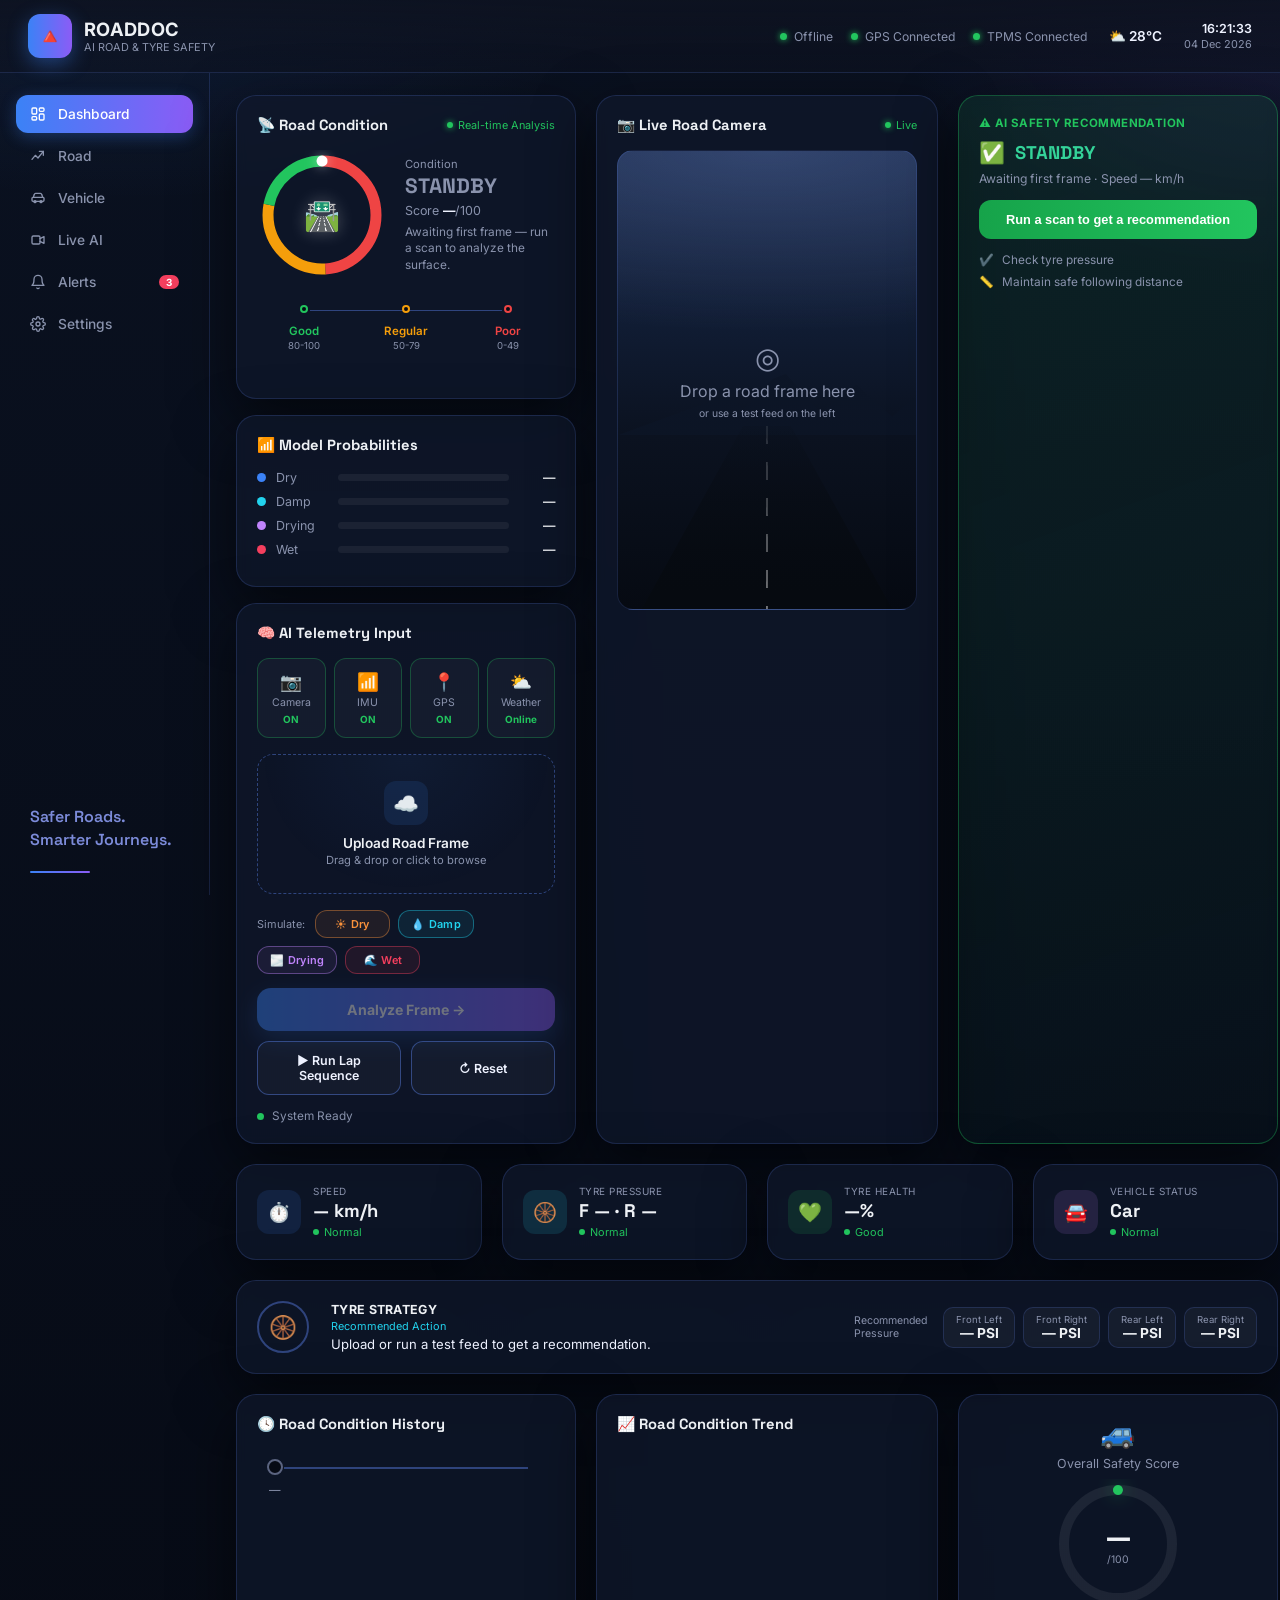
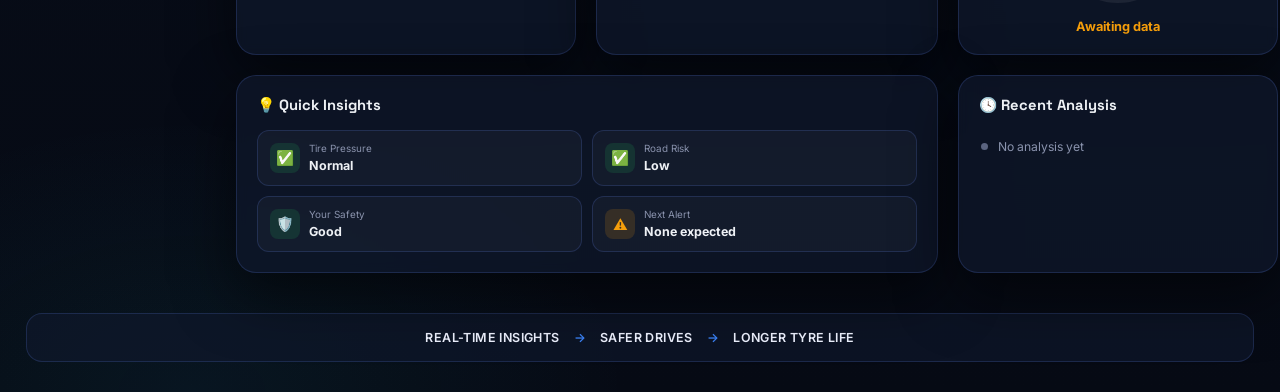
<file: rd/frontend/index.html>
<!DOCTYPE html>
<html lang="en">    
<head>
<meta charset="UTF-8">
<meta name="viewport" content="width=device-width, initial-scale=1.0">
<title>ROADDOC — Overview</title>
<link rel="preconnect" href="https://fonts.googleapis.com">
<link rel="preconnect" href="https://fonts.gstatic.com" crossorigin>
<link href="https://fonts.googleapis.com/css2?family=Inter:wght@400;500;600;700&family=Space+Grotesk:wght@500;600;700&family=IBM+Plex+Mono:wght@400;500;600;700&display=swap" rel="stylesheet">
<link rel="stylesheet" href="style.css">
<link rel="stylesheet" href="style-v2.css">
</head>
<body class="v2">
<div id="boot">
  <div class="bl">ROAD<span>DOC</span></div>
  <div class="bsub">VISION SYSTEM · INITIALIZING</div>
  <div class="btrack"><i id="bootFill"></i></div>
  <div class="blog" id="bootLog">booting sensor array…</div>
</div>

<header class="v2-header">
  <div class="v2-logo">
    <div class="v2-logo-mark">🔺</div>
    <div><b>ROADDOC</b><span>AI ROAD &amp; TYRE SAFETY</span></div>
  </div>
  <nav class="v2-nav">
    <a href="index.html" class="active"><svg width="16" height="16" viewBox="0 0 24 24" fill="none" stroke="currentColor" stroke-width="2" stroke-linecap="round" stroke-linejoin="round"><rect x="3" y="3" width="7" height="9" rx="1.5"/><rect x="14" y="3" width="7" height="5" rx="1.5"/><rect x="14" y="12" width="7" height="9" rx="1.5"/><rect x="3" y="16" width="7" height="5" rx="1.5"/></svg> Dashboard</a>
    <a href="track-analysis.html"><svg width="16" height="16" viewBox="0 0 24 24" fill="none" stroke="currentColor" stroke-width="2" stroke-linecap="round" stroke-linejoin="round"><path d="M3 17l5-6 4 4 8-10"/><path d="M14 5h6v6"/></svg> Road</a>
    <a href="car-status.html"><svg width="16" height="16" viewBox="0 0 24 24" fill="none" stroke="currentColor" stroke-width="2" stroke-linecap="round" stroke-linejoin="round"><path d="M5 11l1.5-4.5A2 2 0 0 1 8.4 5h7.2a2 2 0 0 1 1.9 1.5L19 11"/><rect x="3" y="11" width="18" height="6" rx="1.5"/><circle cx="7.5" cy="17.5" r="1.5"/><circle cx="16.5" cy="17.5" r="1.5"/></svg> Vehicle</a>
    <a href="live-analysis.html"><svg width="16" height="16" viewBox="0 0 24 24" fill="none" stroke="currentColor" stroke-width="2" stroke-linecap="round" stroke-linejoin="round"><rect x="3" y="6" width="12" height="12" rx="2"/><path d="M15 10l6-3v10l-6-3"/></svg> Live AI</a>
    <a href="telemetry.html"><svg width="16" height="16" viewBox="0 0 24 24" fill="none" stroke="currentColor" stroke-width="2" stroke-linecap="round" stroke-linejoin="round"><path d="M18 8a6 6 0 0 0-12 0c0 7-3 9-3 9h18s-3-2-3-9"/><path d="M13.73 21a2 2 0 0 1-3.46 0"/></svg> Alerts<span class="v2-nav-badge">3</span></a>
    <a href="system.html"><svg width="16" height="16" viewBox="0 0 24 24" fill="none" stroke="currentColor" stroke-width="2" stroke-linecap="round" stroke-linejoin="round"><circle cx="12" cy="12" r="3"/><path d="M19.4 15a1.65 1.65 0 0 0 .33 1.82l.06.06a2 2 0 1 1-2.83 2.83l-.06-.06a1.65 1.65 0 0 0-1.82-.33 1.65 1.65 0 0 0-1 1.51V21a2 2 0 0 1-4 0v-.09A1.65 1.65 0 0 0 9 19.4a1.65 1.65 0 0 0-1.82.33l-.06.06a2 2 0 1 1-2.83-2.83l.06-.06A1.65 1.65 0 0 0 4.6 15a1.65 1.65 0 0 0-1.51-1H3a2 2 0 0 1 0-4h.09A1.65 1.65 0 0 0 4.6 9a1.65 1.65 0 0 0-.33-1.82l-.06-.06a2 2 0 1 1 2.83-2.83l.06.06A1.65 1.65 0 0 0 9 4.6a1.65 1.65 0 0 0 1-1.51V3a2 2 0 0 1 4 0v.09a1.65 1.65 0 0 0 1 1.51 1.65 1.65 0 0 0 1.82-.33l.06-.06a2 2 0 1 1 2.83 2.83l-.06.06A1.65 1.65 0 0 0 19.4 9a1.65 1.65 0 0 0 1.51 1H21a2 2 0 0 1 0 4h-.09a1.65 1.65 0 0 0-1.51 1z"/></svg> Settings</a>
  </nav>
  <div class="v2-status">
    <div class="v2-status-dots">
      <span class="v2-online-tag" id="linkPillTop"><i></i><span id="linkTextTop">AI Engine Online</span></span>
      <span class="v2-online-tag"><i></i>GPS Connected</span>
      <span class="v2-online-tag"><i></i>TPMS Connected</span>
    </div>
    <span class="v2-weather">⛅ 28°C</span>
    <span class="v2-clock-block"><span><span class="cl-time" id="clock">--:--:--</span><span class="cl-date" id="clockDate">--</span></span></span>
  </div>
</header>

<div class="v2-shell">
  <aside class="v2-sidebar">
    <a href="index.html" class="active"><svg width="16" height="16" viewBox="0 0 24 24" fill="none" stroke="currentColor" stroke-width="2" stroke-linecap="round" stroke-linejoin="round"><rect x="3" y="3" width="7" height="9" rx="1.5"/><rect x="14" y="3" width="7" height="5" rx="1.5"/><rect x="14" y="12" width="7" height="9" rx="1.5"/><rect x="3" y="16" width="7" height="5" rx="1.5"/></svg> Dashboard</a>
    <a href="track-analysis.html"><svg width="16" height="16" viewBox="0 0 24 24" fill="none" stroke="currentColor" stroke-width="2" stroke-linecap="round" stroke-linejoin="round"><path d="M3 17l5-6 4 4 8-10"/><path d="M14 5h6v6"/></svg> Road</a>
    <a href="car-status.html"><svg width="16" height="16" viewBox="0 0 24 24" fill="none" stroke="currentColor" stroke-width="2" stroke-linecap="round" stroke-linejoin="round"><path d="M5 11l1.5-4.5A2 2 0 0 1 8.4 5h7.2a2 2 0 0 1 1.9 1.5L19 11"/><rect x="3" y="11" width="18" height="6" rx="1.5"/><circle cx="7.5" cy="17.5" r="1.5"/><circle cx="16.5" cy="17.5" r="1.5"/></svg> Vehicle</a>
    <a href="live-analysis.html"><svg width="16" height="16" viewBox="0 0 24 24" fill="none" stroke="currentColor" stroke-width="2" stroke-linecap="round" stroke-linejoin="round"><rect x="3" y="6" width="12" height="12" rx="2"/><path d="M15 10l6-3v10l-6-3"/></svg> Live AI</a>
    <a href="telemetry.html"><svg width="16" height="16" viewBox="0 0 24 24" fill="none" stroke="currentColor" stroke-width="2" stroke-linecap="round" stroke-linejoin="round"><path d="M18 8a6 6 0 0 0-12 0c0 7-3 9-3 9h18s-3-2-3-9"/><path d="M13.73 21a2 2 0 0 1-3.46 0"/></svg> Alerts<span class="v2-nav-badge">3</span></a>
    <a href="system.html"><svg width="16" height="16" viewBox="0 0 24 24" fill="none" stroke="currentColor" stroke-width="2" stroke-linecap="round" stroke-linejoin="round"><circle cx="12" cy="12" r="3"/><path d="M19.4 15a1.65 1.65 0 0 0 .33 1.82l.06.06a2 2 0 1 1-2.83 2.83l-.06-.06a1.65 1.65 0 0 0-1.82-.33 1.65 1.65 0 0 0-1 1.51V21a2 2 0 0 1-4 0v-.09A1.65 1.65 0 0 0 9 19.4a1.65 1.65 0 0 0-1.82.33l-.06.06a2 2 0 1 1-2.83-2.83l.06-.06A1.65 1.65 0 0 0 4.6 15a1.65 1.65 0 0 0-1.51-1H3a2 2 0 0 1 0-4h.09A1.65 1.65 0 0 0 4.6 9a1.65 1.65 0 0 0-.33-1.82l-.06-.06a2 2 0 1 1 2.83-2.83l.06.06A1.65 1.65 0 0 0 9 4.6a1.65 1.65 0 0 0 1-1.51V3a2 2 0 0 1 4 0v.09a1.65 1.65 0 0 0 1 1.51 1.65 1.65 0 0 0 1.82-.33l.06-.06a2 2 0 1 1 2.83 2.83l-.06.06A1.65 1.65 0 0 0 19.4 9a1.65 1.65 0 0 0 1.51 1H21a2 2 0 0 1 0 4h-.09a1.65 1.65 0 0 0-1.51 1z"/></svg> Settings</a>
    <div class="spacer"></div>
    <div class="v2-tagline">Safer Roads.<br>Smarter Journeys.</div>
    <div class="v2-tagline-rule"></div>
  </aside>

  <main class="v2-main">

    <!-- ============================= ROAD CONDITION ============================= -->
    <div class="v2-area-road" style="display:flex;flex-direction:column;gap:16px">
    <section class="v2-card">
      <div class="v2-card-head"><h2>📡 Road Condition</h2><span class="v2-tag"><i></i>Real-time Analysis</span></div>

      <div class="v2-gauge-row">
        <div class="v2-gauge">
          <svg viewBox="0 0 130 130">
            <circle cx="65" cy="65" r="54" class="track-bg" pathLength="100" stroke="#ef4444" stroke-dasharray="49 51" stroke-dashoffset="0"/>
            <circle cx="65" cy="65" r="54" class="track-bg" pathLength="100" stroke="#f59e0b" stroke-dasharray="29 71" stroke-dashoffset="-49"/>
            <circle cx="65" cy="65" r="54" class="track-bg" pathLength="100" stroke="#22c55e" stroke-dasharray="22 78" stroke-dashoffset="-78"/>
            <circle cx="65" cy="65" r="54" class="track-fill" id="gaugeArc" pathLength="100" stroke-dasharray="0 100"/>
          </svg>
          <div class="v2-gauge-center">🛣️</div>
        </div>
        <div class="v2-gauge-info">
          <div class="lbl">Condition</div>
          <div class="val" id="gaugeBand" style="color:var(--v2-dim)">STANDBY</div>
          <div class="score">Score <b id="gaugeScore">—</b>/100</div>
          <p id="gaugeDesc">Awaiting first frame — run a scan to analyze the surface.</p>
        </div>
      </div>

      <div class="v2-legend">
        <div class="lg" id="legendGood" style="color:#22c55e"><span class="dot"></span><span class="name">Good</span><span class="range">80-100</span></div>
        <div class="lg" id="legendRegular" style="color:#f59e0b"><span class="dot"></span><span class="name">Regular</span><span class="range">50-79</span></div>
        <div class="lg" id="legendPoor" style="color:#ef4444"><span class="dot"></span><span class="name">Poor</span><span class="range">0-49</span></div>
      </div>
    </section>

    <section class="v2-card">
      <div class="v2-card-head"><h2>📶 Model Probabilities</h2><span class="v2-tag" id="probEngineTag" style="color:var(--v2-dim)"><span id="probEngine"></span></span></div>
      <div class="v2-prob-row"><span class="dot" style="background:#3b82f6"></span><span class="name">Dry</span><span class="track"><span class="fill" id="probDry" style="background:#3b82f6"></span></span><span class="val" id="probDryV">—</span></div>
      <div class="v2-prob-row"><span class="dot" style="background:#22d3ee"></span><span class="name">Damp</span><span class="track"><span class="fill" id="probDamp" style="background:#22d3ee"></span></span><span class="val" id="probDampV">—</span></div>
      <div class="v2-prob-row"><span class="dot" style="background:#c084fc"></span><span class="name">Drying</span><span class="track"><span class="fill" id="probDrying" style="background:#c084fc"></span></span><span class="val" id="probDryingV">—</span></div>
      <div class="v2-prob-row"><span class="dot" style="background:#f43f5e"></span><span class="name">Wet</span><span class="track"><span class="fill" id="probWet" style="background:#f43f5e"></span></span><span class="val" id="probWetV">—</span></div>
    </section>

    <section class="v2-card">
      <div class="v2-card-head"><h2>🧠 AI Telemetry Input</h2></div>

      <div class="v2-sensor-grid">
        <div class="v2-sensor-badge on"><span class="ic">📷</span><span class="lbl">Camera</span><span class="status">ON</span></div>
        <div class="v2-sensor-badge on"><span class="ic">📶</span><span class="lbl">IMU</span><span class="status">ON</span></div>
        <div class="v2-sensor-badge on"><span class="ic">📍</span><span class="lbl">GPS</span><span class="status">ON</span></div>
        <div class="v2-sensor-badge on"><span class="ic">⛅</span><span class="lbl">Weather</span><span class="status">Online</span></div>
      </div>

      <label class="v2-upload" id="dropzone">
        <input type="file" id="fileInput" accept="image/*">
        <div class="up-content">
          <div class="ic">☁️</div>
          <div class="t1">Upload Road Frame</div>
          <div class="t2">Drag &amp; drop or click to browse</div>
        </div>
        <div class="dz-loaded">
          <img id="dzThumb" alt="">
          <div class="meta"><b>Frame loaded</b>click to replace or re-scan</div>
          <button type="button" class="v2-btn-outline" style="flex:none;padding:6px 10px" id="rescanBtn">Re-scan</button>
        </div>
      </label>

      <div class="v2-simulate-row">
        <span class="lbl">Simulate:</span>
        <button class="tf-btn v2-pill-btn dry" data-kind="dry">☀️ Dry</button>
        <button class="tf-btn v2-pill-btn damp" data-kind="damp">💧 Damp</button>
        <button class="tf-btn v2-pill-btn drying" data-kind="drying">🌫️ Drying</button>
        <button class="tf-btn v2-pill-btn wet" data-kind="wet">🌊 Wet</button>
      </div>

      <button class="v2-btn-primary" id="analyzeBtn" disabled>Analyze Frame →</button>
      <div class="v2-btn-row">
        <button class="v2-btn-outline" id="demoBtn">▶ Run Lap Sequence</button>
        <button class="v2-btn-outline" id="resetBtn">↻ Reset</button>
      </div>
      <div class="v2-status-line" id="statusLine"><i></i><span>System Ready</span></div>
    </section>
    </div>

    <!-- ============================= SENSOR FEED ============================= -->
    <section class="v2-card v2-area-feed">
      <div class="v2-card-head"><h2>📷 Live Road Camera</h2><span class="v2-tag"><i></i>Live</span></div>

      <label class="v2-feed-visual" id="scanFrame">
        <input type="file" id="fileInput2" accept="image/*">
        <div class="mountains"></div>
        <div class="road"></div>
        <div class="road-line"></div>
        <div class="v2-grid-overlay" id="gridOverlay" style="display:none"></div>
        <div class="v2-heat-patch" id="heatPatch" style="display:none"></div>
        <img id="scanImg" alt="Frame preview" style="display:none;position:absolute;inset:0;width:100%;height:100%;object-fit:cover;opacity:.35">

        <div class="v2-feed-empty" id="feedEmptyHint">
          <div class="ic">◎</div>
          <div>Drop a road frame here<br><span style="font-size:.65rem">or use a test feed on the left</span></div>
        </div>

        <div class="v2-feed-topleft" id="feedTopLeft" style="display:none">
          <div class="thumb"></div>
          <div class="cap">Surface Detection</div>
        </div>

        <div class="v2-feed-detected" id="feedDetected" style="display:none">
          <div class="hd"><i></i>Detected</div>
          <div class="row"><span>Road Surface</span><b id="detSurface">—</b></div>
          <div class="row"><span>Potholes</span><b id="detPotholes">0</b></div>
          <div class="row"><span>Cracks</span><b id="detCracks">0</b></div>
          <div class="row"><span>Water</span><b id="detWater">—</b></div>
        </div>

        <div class="v2-feed-scanbadge" id="feedScanBadge" style="display:none">
          <div class="ring">🚗</div>
          <div>
            <div class="lbl">Scanning…</div>
            <div class="bar"><i id="scanBarFill" style="width:0%"></i></div>
          </div>
          <div class="lbl" id="scanPctLabel">0%</div>
        </div>

        <svg class="v2-feed-mini-trend" id="miniTrendSvg" viewBox="0 0 110 56" style="display:none"></svg>
      </label>
    </section>

    <!-- ============================= AI SAFETY RECOMMENDATION ============================= -->
    <section class="v2-card v2-area-risk v2-risk-card risk-low" id="riskCard">
      <div class="v2-risk-head">⚠️ AI Safety Recommendation</div>
      <div class="v2-risk-level"><span class="ic" id="riskLevelIc">✅</span><span class="txt" id="riskLevelTxt">STANDBY</span></div>
      <div class="v2-risk-sub" id="riskSubTxt">Awaiting first frame · Speed — km/h</div>
      <button class="v2-risk-action" id="riskActionBtn">Run a scan to get a recommendation</button>
      <div class="v2-risk-checklist">
        <div class="item"><span class="ic">✔️</span><span id="riskCheck1">Check tyre pressure</span></div>
        <div class="item"><span class="ic">📏</span><span id="riskCheck2">Maintain safe following distance</span></div>
      </div>
    </section>

    <!-- ============================= 4-UP STAT ROW ============================= -->
    <div class="v2-area-stats">
      <div class="v2-card v2-stat-card">
        <span class="ic-circle">⏱️</span>
        <div class="body">
          <span class="lbl">Speed</span>
          <span class="val"><span id="speedReadout">—</span> km/h</span>
          <span class="sub good" id="speedSub"><i></i>Normal</span>
        </div>
      </div>
      <div class="v2-card v2-stat-card">
        <span class="ic-circle" style="background:rgba(34,211,238,.13);color:var(--v2-cyan)">🛞</span>
        <div class="body">
          <span class="lbl">Tyre Pressure</span>
          <span class="val" id="statTyrePressure">F — · R —</span>
          <span class="sub good" id="tyrePressureSub"><i></i>Normal</span>
        </div>
      </div>
      <div class="v2-card v2-stat-card">
        <span class="ic-circle" style="background:rgba(34,197,94,.13);color:var(--v2-green)">💚</span>
        <div class="body">
          <span class="lbl">Tyre Health</span>
          <span class="val" id="statTyreHealth">—%</span>
          <span class="sub good" id="tyreHealthSub"><i></i>Good</span>
        </div>
      </div>
      <div class="v2-card v2-stat-card">
        <span class="ic-circle" style="background:rgba(192,132,252,.13);color:#c084fc">🚘</span>
        <div class="body">
          <span class="lbl">Vehicle Status</span>
          <span class="val" id="vsType">Car</span>
          <span class="sub good"><i></i><span id="vsDriving">Normal</span></span>
        </div>
      </div>
    </div>

    <!-- ============================= TYRE STRATEGY ============================= -->
    <section class="v2-card v2-area-tyre">
      <div class="v2-tyre-bar">
        <div class="v2-tyre-icon">🛞</div>
        <div class="v2-tyre-text">
          <div class="hd">TYRE STRATEGY</div>
          <div class="sub" id="tyreActionLabel">Recommended Action</div>
          <p id="suggestionText">Upload or run a test feed to get a recommendation.</p>
        </div>
        <div class="v2-tyre-psi">
          <span class="lbl">Recommended<br>Pressure</span>
          <div class="v2-tyre-badges">
            <div class="b"><div class="t">Front Left</div><div class="v" id="psiFL">— PSI</div></div>
            <div class="b"><div class="t">Front Right</div><div class="v" id="psiFR">— PSI</div></div>
            <div class="b"><div class="t">Rear Left</div><div class="v" id="psiRL">— PSI</div></div>
            <div class="b"><div class="t">Rear Right</div><div class="v" id="psiRR">— PSI</div></div>
          </div>
        </div>
      </div>
      <div id="waterBanner"></div>
    </section>

    <!-- ============================= HISTORY / TREND / SCORE ROW ============================= -->
    <section class="v2-card v2-area-history">
      <div class="v2-card-head"><h2>🕓 Road Condition History</h2></div>
      <div class="v2-stepper" id="historyStepper">
        <div class="step"><span class="pt"></span><span class="lbl">—</span></div>
      </div>
    </section>

    <section class="v2-card v2-area-trend">
      <div class="v2-card-head"><h2>📈 Road Condition Trend</h2></div>
      <canvas id="trendCanvas" height="130"></canvas>
    </section>

    <section class="v2-card v2-area-score v2-score-card">
      <div class="car-ic">🚙</div>
      <div style="font-size:.78rem;color:var(--v2-dim);margin-bottom:8px">Overall Safety Score</div>
      <div class="v2-score-donut">
        <svg viewBox="0 0 130 130">
          <circle cx="65" cy="65" r="54" class="track" pathLength="100"/>
          <circle cx="65" cy="65" r="54" class="fill" id="safetyScoreArc" pathLength="100" stroke-dasharray="0 100"/>
        </svg>
        <div class="center"><span class="num" id="safetyScoreNum">—</span><span class="den">/100</span></div>
      </div>
      <div class="v2-score-risklabel" id="safetyScoreRiskLabel">Awaiting data</div>
    </section>

    <!-- ============================= QUICK INSIGHTS / RECENT ANALYSIS ============================= -->
    <section class="v2-card v2-area-insights">
      <div class="v2-card-head"><h2>💡 Quick Insights</h2></div>
      <div class="v2-insight-grid">
        <div class="v2-insight"><span class="ic good" id="insightPressureIc">✅</span><div><span class="lbl">Tire Pressure</span><span class="val" id="insightPressure">Normal</span></div></div>
        <div class="v2-insight"><span class="ic good" id="insightRiskIc">✅</span><div><span class="lbl">Road Risk</span><span class="val" id="insightRisk">Low</span></div></div>
        <div class="v2-insight"><span class="ic good" id="insightSafetyIc">🛡️</span><div><span class="lbl">Your Safety</span><span class="val" id="insightSafety">Good</span></div></div>
        <div class="v2-insight"><span class="ic warn" id="insightAlertIc">⚠️</span><div><span class="lbl">Next Alert</span><span class="val" id="insightAlert">None expected</span></div></div>
      </div>
    </section>

    <section class="v2-card v2-area-recent">
      <div class="v2-card-head"><h2>🕓 Recent Analysis</h2></div>
      <div class="v2-log" id="recentAnalysis">
        <div class="v2-log-row"><span class="dot" style="background:#5b6480"></span><span class="txt" style="color:var(--v2-dim)">No analysis yet</span></div>
      </div>
    </section>

  </main>
</div>

<div class="v2-footer-bar">
  <span>REAL-TIME INSIGHTS</span><span class="arrow">→</span><span>SAFER DRIVES</span><span class="arrow">→</span><span>LONGER TYRE LIFE</span>
</div>

<script src="app.js"></script>
</body>
</html>
</file>
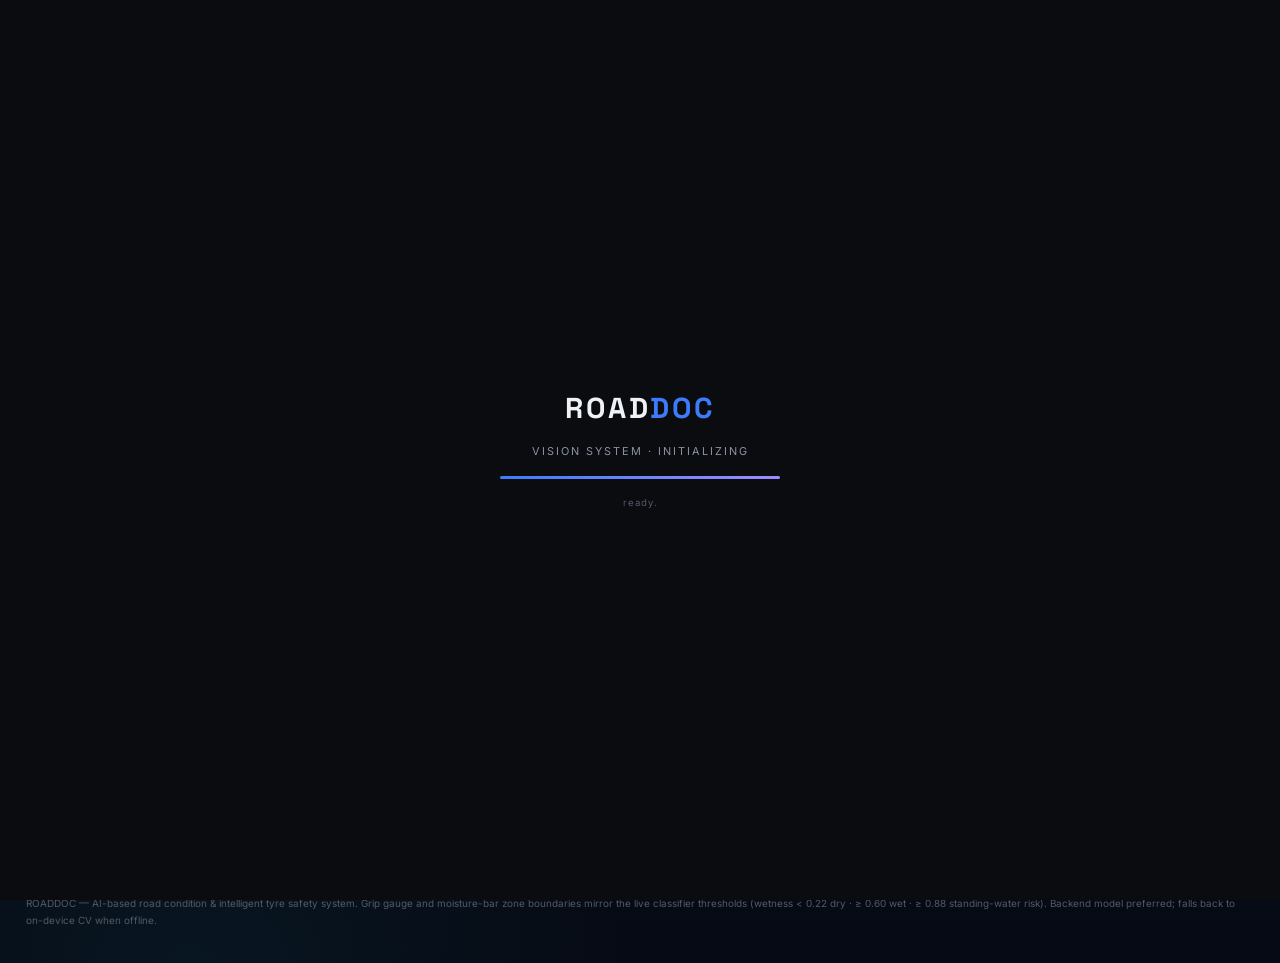
<file: rd/frontend/car-status.html>
<!DOCTYPE html>
<html lang="en">
<head>
<meta charset="UTF-8">
<meta name="viewport" content="width=device-width, initial-scale=1.0">
<title>ROADDOC — Car Status</title>
<link rel="preconnect" href="https://fonts.googleapis.com">
<link rel="preconnect" href="https://fonts.gstatic.com" crossorigin>
<link href="https://fonts.googleapis.com/css2?family=Inter:wght@400;500;600;700&family=Space+Grotesk:wght@500;600;700&family=IBM+Plex+Mono:wght@400;500;600;700&display=swap" rel="stylesheet">
<link rel="stylesheet" href="style.css">
<link rel="stylesheet" href="style-v2.css">
</head>
<body class="v2">
<div id="boot">
  <div class="bl">ROAD<span>DOC</span></div>
  <div class="bsub">VISION SYSTEM · INITIALIZING</div>
  <div class="btrack"><i id="bootFill"></i></div>
  <div class="blog" id="bootLog">booting sensor array…</div>
</div>

<header class="v2-header">
  <div class="v2-logo">
    <div class="v2-logo-mark">🔺</div>
    <div><b>ROADDOC</b><span>AI ROAD &amp; TYRE SAFETY</span></div>
  </div>
  <nav class="v2-nav">
    <a href="index.html"><svg width="16" height="16" viewBox="0 0 24 24" fill="none" stroke="currentColor" stroke-width="2" stroke-linecap="round" stroke-linejoin="round"><rect x="3" y="3" width="7" height="9" rx="1.5"/><rect x="14" y="3" width="7" height="5" rx="1.5"/><rect x="14" y="12" width="7" height="9" rx="1.5"/><rect x="3" y="16" width="7" height="5" rx="1.5"/></svg> Dashboard</a>
    <a href="track-analysis.html"><svg width="16" height="16" viewBox="0 0 24 24" fill="none" stroke="currentColor" stroke-width="2" stroke-linecap="round" stroke-linejoin="round"><path d="M3 17l5-6 4 4 8-10"/><path d="M14 5h6v6"/></svg> Road</a>
    <a href="car-status.html" class="active"><svg width="16" height="16" viewBox="0 0 24 24" fill="none" stroke="currentColor" stroke-width="2" stroke-linecap="round" stroke-linejoin="round"><path d="M5 11l1.5-4.5A2 2 0 0 1 8.4 5h7.2a2 2 0 0 1 1.9 1.5L19 11"/><rect x="3" y="11" width="18" height="6" rx="1.5"/><circle cx="7.5" cy="17.5" r="1.5"/><circle cx="16.5" cy="17.5" r="1.5"/></svg> Vehicle</a>
    <a href="live-analysis.html"><svg width="16" height="16" viewBox="0 0 24 24" fill="none" stroke="currentColor" stroke-width="2" stroke-linecap="round" stroke-linejoin="round"><rect x="3" y="6" width="12" height="12" rx="2"/><path d="M15 10l6-3v10l-6-3"/></svg> Live AI</a>
    <a href="telemetry.html"><svg width="16" height="16" viewBox="0 0 24 24" fill="none" stroke="currentColor" stroke-width="2" stroke-linecap="round" stroke-linejoin="round"><path d="M18 8a6 6 0 0 0-12 0c0 7-3 9-3 9h18s-3-2-3-9"/><path d="M13.73 21a2 2 0 0 1-3.46 0"/></svg> Alerts<span class="v2-nav-badge">3</span></a>
    <a href="system.html"><svg width="16" height="16" viewBox="0 0 24 24" fill="none" stroke="currentColor" stroke-width="2" stroke-linecap="round" stroke-linejoin="round"><circle cx="12" cy="12" r="3"/><path d="M19.4 15a1.65 1.65 0 0 0 .33 1.82l.06.06a2 2 0 1 1-2.83 2.83l-.06-.06a1.65 1.65 0 0 0-1.82-.33 1.65 1.65 0 0 0-1 1.51V21a2 2 0 0 1-4 0v-.09A1.65 1.65 0 0 0 9 19.4a1.65 1.65 0 0 0-1.82.33l-.06.06a2 2 0 1 1-2.83-2.83l.06-.06A1.65 1.65 0 0 0 4.6 15a1.65 1.65 0 0 0-1.51-1H3a2 2 0 0 1 0-4h.09A1.65 1.65 0 0 0 4.6 9a1.65 1.65 0 0 0-.33-1.82l-.06-.06a2 2 0 1 1 2.83-2.83l.06.06A1.65 1.65 0 0 0 9 4.6a1.65 1.65 0 0 0 1-1.51V3a2 2 0 0 1 4 0v.09a1.65 1.65 0 0 0 1 1.51 1.65 1.65 0 0 0 1.82-.33l.06-.06a2 2 0 1 1 2.83 2.83l-.06.06A1.65 1.65 0 0 0 19.4 9a1.65 1.65 0 0 0 1.51 1H21a2 2 0 0 1 0 4h-.09a1.65 1.65 0 0 0-1.51 1z"/></svg> Settings</a>
  </nav>
  <div class="v2-status">
    <div class="v2-status-dots">
      <span class="v2-online-tag" id="linkPillTop"><i></i><span id="linkTextTop">AI Engine Online</span></span>
      <span class="v2-online-tag"><i></i>GPS Connected</span>
      <span class="v2-online-tag"><i></i>TPMS Connected</span>
    </div>
    <span class="v2-weather">⛅ 28°C</span>
    <span class="v2-clock-block"><span><span class="cl-time" id="clock">--:--:--</span><span class="cl-date" id="clockDate">--</span></span></span>
  </div>
</header>

<div class="v2-shell">
  <aside class="v2-sidebar">
    <a href="index.html"><svg width="16" height="16" viewBox="0 0 24 24" fill="none" stroke="currentColor" stroke-width="2" stroke-linecap="round" stroke-linejoin="round"><rect x="3" y="3" width="7" height="9" rx="1.5"/><rect x="14" y="3" width="7" height="5" rx="1.5"/><rect x="14" y="12" width="7" height="9" rx="1.5"/><rect x="3" y="16" width="7" height="5" rx="1.5"/></svg> Dashboard</a>
    <a href="track-analysis.html"><svg width="16" height="16" viewBox="0 0 24 24" fill="none" stroke="currentColor" stroke-width="2" stroke-linecap="round" stroke-linejoin="round"><path d="M3 17l5-6 4 4 8-10"/><path d="M14 5h6v6"/></svg> Road</a>
    <a href="car-status.html" class="active"><svg width="16" height="16" viewBox="0 0 24 24" fill="none" stroke="currentColor" stroke-width="2" stroke-linecap="round" stroke-linejoin="round"><path d="M5 11l1.5-4.5A2 2 0 0 1 8.4 5h7.2a2 2 0 0 1 1.9 1.5L19 11"/><rect x="3" y="11" width="18" height="6" rx="1.5"/><circle cx="7.5" cy="17.5" r="1.5"/><circle cx="16.5" cy="17.5" r="1.5"/></svg> Vehicle</a>
    <a href="live-analysis.html"><svg width="16" height="16" viewBox="0 0 24 24" fill="none" stroke="currentColor" stroke-width="2" stroke-linecap="round" stroke-linejoin="round"><rect x="3" y="6" width="12" height="12" rx="2"/><path d="M15 10l6-3v10l-6-3"/></svg> Live AI</a>
    <a href="telemetry.html"><svg width="16" height="16" viewBox="0 0 24 24" fill="none" stroke="currentColor" stroke-width="2" stroke-linecap="round" stroke-linejoin="round"><path d="M18 8a6 6 0 0 0-12 0c0 7-3 9-3 9h18s-3-2-3-9"/><path d="M13.73 21a2 2 0 0 1-3.46 0"/></svg> Alerts<span class="v2-nav-badge">3</span></a>
    <a href="system.html"><svg width="16" height="16" viewBox="0 0 24 24" fill="none" stroke="currentColor" stroke-width="2" stroke-linecap="round" stroke-linejoin="round"><circle cx="12" cy="12" r="3"/><path d="M19.4 15a1.65 1.65 0 0 0 .33 1.82l.06.06a2 2 0 1 1-2.83 2.83l-.06-.06a1.65 1.65 0 0 0-1.82-.33 1.65 1.65 0 0 0-1 1.51V21a2 2 0 0 1-4 0v-.09A1.65 1.65 0 0 0 9 19.4a1.65 1.65 0 0 0-1.82.33l-.06.06a2 2 0 1 1-2.83-2.83l.06-.06A1.65 1.65 0 0 0 4.6 15a1.65 1.65 0 0 0-1.51-1H3a2 2 0 0 1 0-4h.09A1.65 1.65 0 0 0 4.6 9a1.65 1.65 0 0 0-.33-1.82l-.06-.06a2 2 0 1 1 2.83-2.83l.06.06A1.65 1.65 0 0 0 9 4.6a1.65 1.65 0 0 0 1-1.51V3a2 2 0 0 1 4 0v.09a1.65 1.65 0 0 0 1 1.51 1.65 1.65 0 0 0 1.82-.33l.06-.06a2 2 0 1 1 2.83 2.83l-.06.06A1.65 1.65 0 0 0 19.4 9a1.65 1.65 0 0 0 1.51 1H21a2 2 0 0 1 0 4h-.09a1.65 1.65 0 0 0-1.51 1z"/></svg> Settings</a>
    <div class="spacer"></div>
    <div class="v2-tagline">Safer Roads.<br>Smarter Journeys.</div>
    <div class="v2-tagline-rule"></div>
  </aside>
  <div class="subpage v2-subpage">
  <div class="subpage-head">
    <div>
      <h1>Car status</h1>
      <p>Values entered here are saved automatically and used the next time a frame is analyzed from Dashboard.</p>
    </div>
  </div>

  <section class="v2-card">
    <div class="v2-card-head"><h2><i></i>Vehicle overview</h2><span>live</span></div>
    <div class="car-status-grid">
      <div class="car-visual">
        <div class="car-icon">🚗</div>
        <div class="car-badge-row">
          <div class="car-badge"><span class="cb-label">Speed</span><span class="cb-value" id="cbSpeed">—</span></div>
          <div class="car-badge"><span class="cb-label">Tyre PSI</span><span class="cb-value" id="cbPressure">—</span></div>
          <div class="car-badge"><span class="cb-label">Condition</span><span class="cb-value" id="cbCondition">—</span></div>
        </div>
      </div>
      <div style="flex:1">
        <div class="kv"><span class="k">Vehicle type</span><span class="v" id="vsType">Car</span></div>
        <div class="kv"><span class="k">Driving condition</span><span class="v" id="vsDriving">Normal</span></div>
        <div class="kv"><span class="k">Speed</span><span class="v" id="vsSpeed">not reported</span></div>
        <div class="kv"><span class="k">Location</span><span class="v" id="vsLocation">not reported</span></div>
      </div>
    </div>
  </section>

  <section class="v2-card">
    <div class="v2-card-head"><h2><i></i>Vehicle &amp; tyre telemetry</h2><span>optional</span></div>
    <div class="field-grid">
      <div class="field"><label for="vehicleType">Vehicle type</label>
        <select id="vehicleType"><option value="car">Car</option><option value="suv">SUV</option><option value="bike">Bike</option><option value="bus">Bus</option><option value="truck">Truck</option></select>
      </div>
      <div class="field"><label for="drivingCondition">Driving condition</label>
        <select id="drivingCondition"><option value="normal">Normal</option><option value="city">City</option><option value="highway">Highway</option><option value="aggressive">Aggressive</option><option value="off-road">Off-road</option></select>
      </div>
      <div class="field"><label for="speed">Current speed (km/h)</label><input type="number" id="speed" placeholder="e.g. 80" min="0"></div>
      <div class="field"><label for="tyreCondition">Tyre condition</label>
        <select id="tyreCondition"><option value="">Not reported</option><option value="new">New</option><option value="good">Good</option><option value="worn">Worn</option><option value="bald">Bald</option><option value="damaged">Damaged</option></select>
      </div>
      <div class="field"><label for="tyrePressure">Tyre pressure (PSI)</label><input type="number" id="tyrePressure" placeholder="e.g. 30" min="0" step="0.5"></div>
      <div class="field"><label for="tyreRecommendedPressure">Recommended (PSI)</label><input type="number" id="tyreRecommendedPressure" placeholder="e.g. 32" min="0" step="0.5"></div>
      <div class="field"><label for="tyreTemperature">Tyre temp (°C)</label><input type="number" id="tyreTemperature" placeholder="e.g. 45" min="0"></div>
      <div class="field span2"><label for="location">Location</label>
        <div class="locrow"><input type="text" id="location" placeholder="e.g. NH48, Pune bypass"><button type="button" class="rd-btn" style="flex:none;padding:7px 12px;font-size:.62rem" id="gpsBtn">📍 GPS</button></div>
      </div>
    </div>
  </section>
</div>
</div>

<footer>ROADDOC — AI-based road condition &amp; intelligent tyre safety system. Grip gauge and moisture-bar zone boundaries mirror the live classifier thresholds (wetness &lt; 0.22 dry · ≥ 0.60 wet · ≥ 0.88 standing-water risk). Backend model preferred; falls back to on-device CV when offline.</footer>

<script src="app.js"></script>
</body>
</html>
</file>
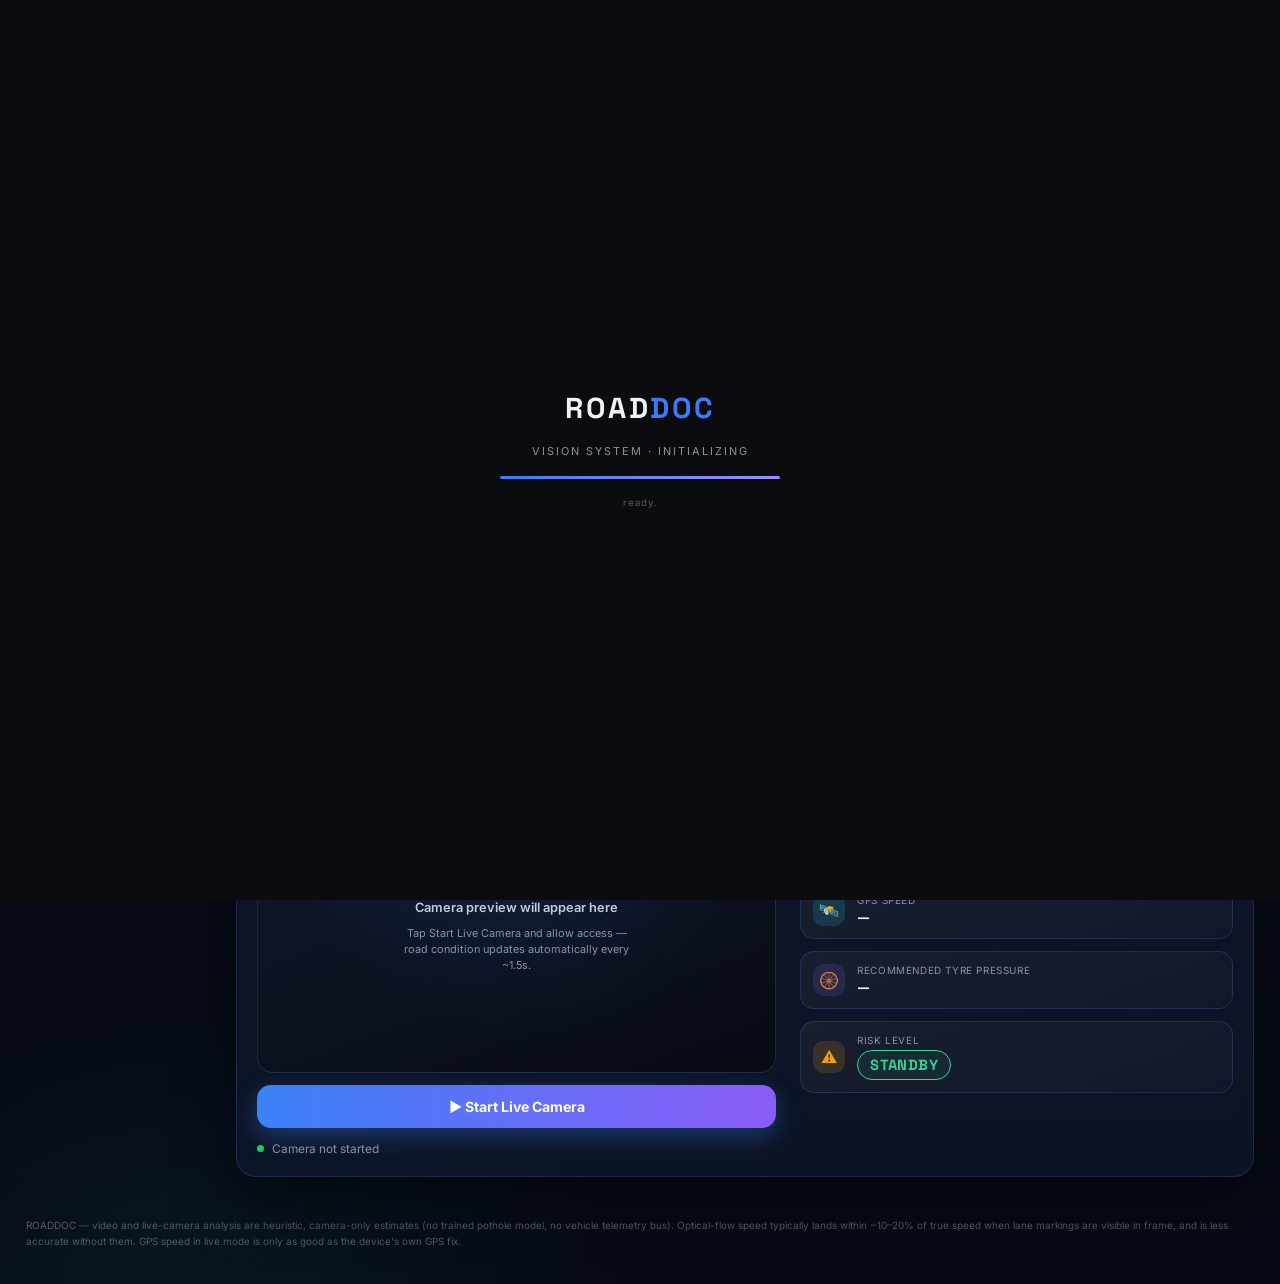
<file: rd/frontend/live-analysis.html>
<!DOCTYPE html>
<html lang="en">
<head>
<meta charset="UTF-8">
<meta name="viewport" content="width=device-width, initial-scale=1.0">
<title>ROADDOC — Live Analysis</title>
<link rel="preconnect" href="https://fonts.googleapis.com">
<link rel="preconnect" href="https://fonts.gstatic.com" crossorigin>
<link href="https://fonts.googleapis.com/css2?family=Inter:wght@400;500;600;700&family=Space+Grotesk:wght@500;600;700&family=IBM+Plex+Mono:wght@400;500;600;700&display=swap" rel="stylesheet">
<link rel="stylesheet" href="style.css">
<link rel="stylesheet" href="style-v2.css">
</head>
<body class="v2">
<div id="boot">
  <div class="bl">ROAD<span>DOC</span></div>
  <div class="bsub">VISION SYSTEM · INITIALIZING</div>
  <div class="btrack"><i id="bootFill"></i></div>
  <div class="blog" id="bootLog">booting sensor array…</div>
</div>

<header class="v2-header">
  <div class="v2-logo">
    <div class="v2-logo-mark">🔺</div>
    <div><b>ROADDOC</b><span>AI ROAD &amp; TYRE SAFETY</span></div>
  </div>
  <nav class="v2-nav">
    <a href="index.html"><svg width="16" height="16" viewBox="0 0 24 24" fill="none" stroke="currentColor" stroke-width="2" stroke-linecap="round" stroke-linejoin="round"><rect x="3" y="3" width="7" height="9" rx="1.5"/><rect x="14" y="3" width="7" height="5" rx="1.5"/><rect x="14" y="12" width="7" height="9" rx="1.5"/><rect x="3" y="16" width="7" height="5" rx="1.5"/></svg> Dashboard</a>
    <a href="track-analysis.html"><svg width="16" height="16" viewBox="0 0 24 24" fill="none" stroke="currentColor" stroke-width="2" stroke-linecap="round" stroke-linejoin="round"><path d="M3 17l5-6 4 4 8-10"/><path d="M14 5h6v6"/></svg> Road</a>
    <a href="car-status.html"><svg width="16" height="16" viewBox="0 0 24 24" fill="none" stroke="currentColor" stroke-width="2" stroke-linecap="round" stroke-linejoin="round"><path d="M5 11l1.5-4.5A2 2 0 0 1 8.4 5h7.2a2 2 0 0 1 1.9 1.5L19 11"/><rect x="3" y="11" width="18" height="6" rx="1.5"/><circle cx="7.5" cy="17.5" r="1.5"/><circle cx="16.5" cy="17.5" r="1.5"/></svg> Vehicle</a>
    <a href="live-analysis.html" class="active"><svg width="16" height="16" viewBox="0 0 24 24" fill="none" stroke="currentColor" stroke-width="2" stroke-linecap="round" stroke-linejoin="round"><rect x="3" y="6" width="12" height="12" rx="2"/><path d="M15 10l6-3v10l-6-3"/></svg> Live AI</a>
    <a href="telemetry.html"><svg width="16" height="16" viewBox="0 0 24 24" fill="none" stroke="currentColor" stroke-width="2" stroke-linecap="round" stroke-linejoin="round"><path d="M18 8a6 6 0 0 0-12 0c0 7-3 9-3 9h18s-3-2-3-9"/><path d="M13.73 21a2 2 0 0 1-3.46 0"/></svg> Alerts<span class="v2-nav-badge">3</span></a>
    <a href="system.html"><svg width="16" height="16" viewBox="0 0 24 24" fill="none" stroke="currentColor" stroke-width="2" stroke-linecap="round" stroke-linejoin="round"><circle cx="12" cy="12" r="3"/><path d="M19.4 15a1.65 1.65 0 0 0 .33 1.82l.06.06a2 2 0 1 1-2.83 2.83l-.06-.06a1.65 1.65 0 0 0-1.82-.33 1.65 1.65 0 0 0-1 1.51V21a2 2 0 0 1-4 0v-.09A1.65 1.65 0 0 0 9 19.4a1.65 1.65 0 0 0-1.82.33l-.06.06a2 2 0 1 1-2.83-2.83l.06-.06A1.65 1.65 0 0 0 4.6 15a1.65 1.65 0 0 0-1.51-1H3a2 2 0 0 1 0-4h.09A1.65 1.65 0 0 0 4.6 9a1.65 1.65 0 0 0-.33-1.82l-.06-.06a2 2 0 1 1 2.83-2.83l.06.06A1.65 1.65 0 0 0 9 4.6a1.65 1.65 0 0 0 1-1.51V3a2 2 0 0 1 4 0v.09a1.65 1.65 0 0 0 1 1.51 1.65 1.65 0 0 0 1.82-.33l.06-.06a2 2 0 1 1 2.83 2.83l-.06.06A1.65 1.65 0 0 0 19.4 9a1.65 1.65 0 0 0 1.51 1H21a2 2 0 0 1 0 4h-.09a1.65 1.65 0 0 0-1.51 1z"/></svg> Settings</a>
  </nav>
  <div class="v2-status">
    <div class="v2-status-dots">
      <span class="v2-online-tag" id="linkPillTop"><i></i><span id="linkTextTop">AI Engine Online</span></span>
      <span class="v2-online-tag"><i></i>GPS Connected</span>
      <span class="v2-online-tag"><i></i>TPMS Connected</span>
    </div>
    <span class="v2-weather">⛅ 28°C</span>
    <span class="v2-clock-block"><span><span class="cl-time" id="clock">--:--:--</span><span class="cl-date" id="clockDate">--</span></span></span>
  </div>
</header>

<div class="v2-shell">
  <aside class="v2-sidebar">
    <a href="index.html"><svg width="16" height="16" viewBox="0 0 24 24" fill="none" stroke="currentColor" stroke-width="2" stroke-linecap="round" stroke-linejoin="round"><rect x="3" y="3" width="7" height="9" rx="1.5"/><rect x="14" y="3" width="7" height="5" rx="1.5"/><rect x="14" y="12" width="7" height="9" rx="1.5"/><rect x="3" y="16" width="7" height="5" rx="1.5"/></svg> Dashboard</a>
    <a href="track-analysis.html"><svg width="16" height="16" viewBox="0 0 24 24" fill="none" stroke="currentColor" stroke-width="2" stroke-linecap="round" stroke-linejoin="round"><path d="M3 17l5-6 4 4 8-10"/><path d="M14 5h6v6"/></svg> Road</a>
    <a href="car-status.html"><svg width="16" height="16" viewBox="0 0 24 24" fill="none" stroke="currentColor" stroke-width="2" stroke-linecap="round" stroke-linejoin="round"><path d="M5 11l1.5-4.5A2 2 0 0 1 8.4 5h7.2a2 2 0 0 1 1.9 1.5L19 11"/><rect x="3" y="11" width="18" height="6" rx="1.5"/><circle cx="7.5" cy="17.5" r="1.5"/><circle cx="16.5" cy="17.5" r="1.5"/></svg> Vehicle</a>
    <a href="live-analysis.html" class="active"><svg width="16" height="16" viewBox="0 0 24 24" fill="none" stroke="currentColor" stroke-width="2" stroke-linecap="round" stroke-linejoin="round"><rect x="3" y="6" width="12" height="12" rx="2"/><path d="M15 10l6-3v10l-6-3"/></svg> Live AI</a>
    <a href="telemetry.html"><svg width="16" height="16" viewBox="0 0 24 24" fill="none" stroke="currentColor" stroke-width="2" stroke-linecap="round" stroke-linejoin="round"><path d="M18 8a6 6 0 0 0-12 0c0 7-3 9-3 9h18s-3-2-3-9"/><path d="M13.73 21a2 2 0 0 1-3.46 0"/></svg> Alerts<span class="v2-nav-badge">3</span></a>
    <a href="system.html"><svg width="16" height="16" viewBox="0 0 24 24" fill="none" stroke="currentColor" stroke-width="2" stroke-linecap="round" stroke-linejoin="round"><circle cx="12" cy="12" r="3"/><path d="M19.4 15a1.65 1.65 0 0 0 .33 1.82l.06.06a2 2 0 1 1-2.83 2.83l-.06-.06a1.65 1.65 0 0 0-1.82-.33 1.65 1.65 0 0 0-1 1.51V21a2 2 0 0 1-4 0v-.09A1.65 1.65 0 0 0 9 19.4a1.65 1.65 0 0 0-1.82.33l-.06.06a2 2 0 1 1-2.83-2.83l.06-.06A1.65 1.65 0 0 0 4.6 15a1.65 1.65 0 0 0-1.51-1H3a2 2 0 0 1 0-4h.09A1.65 1.65 0 0 0 4.6 9a1.65 1.65 0 0 0-.33-1.82l-.06-.06a2 2 0 1 1 2.83-2.83l.06.06A1.65 1.65 0 0 0 9 4.6a1.65 1.65 0 0 0 1-1.51V3a2 2 0 0 1 4 0v.09a1.65 1.65 0 0 0 1 1.51 1.65 1.65 0 0 0 1.82-.33l.06-.06a2 2 0 1 1 2.83 2.83l-.06.06A1.65 1.65 0 0 0 19.4 9a1.65 1.65 0 0 0 1.51 1H21a2 2 0 0 1 0 4h-.09a1.65 1.65 0 0 0-1.51 1z"/></svg> Settings</a>
    <div class="spacer"></div>
    <div class="v2-tagline">Safer Roads.<br>Smarter Journeys.</div>
    <div class="v2-tagline-rule"></div>
  </aside>

  <div class="subpage v2-subpage" style="max-width:1200px">
    <div class="subpage-head">
      <div>
        <h1>Live Analysis</h1>
        <p>Two fully-automatic modes — no speed or tyre-pressure typing in either one. <b style="color:var(--v2-text)">Uploaded video:</b> speed is estimated straight from the footage (optical flow, self-calibrated off the lane markings). <b style="color:var(--v2-text)">Live camera:</b> speed comes from the device's GPS while road condition is read from the camera in real time.</p>
      </div>
    </div>

    <!-- ============================= VIDEO UPLOAD MODE ============================= -->
    <section class="v2-card">
      <div class="v2-card-head"><h2>📼 Analyze a Road Video</h2><span class="mode-tag blue" id="videoEngineTag"><i></i>vision + optical-flow speed</span></div>

      <div class="video-layout">
        <div>
          <label class="v2-upload" id="videoDropzone" style="height:150px">
            <input type="file" id="videoInput" accept="video/*">
            <div class="up-content">
              <div class="ic">🎬</div>
              <div class="t1">Upload a road video</div>
              <div class="t2">Drag &amp; drop or click to browse (mp4/mov/webm)</div>
            </div>
            <div class="dz-loaded">
              <div class="meta"><b id="videoFileName">Video loaded</b><span id="videoFileMeta"></span></div>
            </div>
          </label>

          <div class="field-grid" style="margin-top:14px">
            <div class="field"><label for="videoVehicleType">Vehicle type <span style="opacity:.6">(profile, not detected)</span></label>
              <select id="videoVehicleType"><option value="car">Car</option><option value="suv">SUV</option><option value="bike">Bike</option><option value="bus">Bus</option><option value="truck">Truck</option></select>
            </div>
            <div class="field"><label for="videoDrivingCondition">Driving condition</label>
              <select id="videoDrivingCondition"><option value="normal">Normal</option><option value="city">City</option><option value="highway">Highway</option><option value="aggressive">Aggressive</option><option value="off-road">Off-road</option></select>
            </div>
          </div>
          <p style="font-size:.68rem;color:var(--v2-dim);margin:8px 2px 0">Current tyre pressure/condition can't be seen by a camera — leave blank unless you have a real TPMS reading to compare against. The <b>recommended</b> pressure below is fully automatic.</p>

          <button class="v2-btn-primary" id="analyzeVideoBtn" style="margin-top:14px" disabled>Analyze Video →</button>
          <div class="v2-status-line" id="videoStatusLine"><i></i><span>Waiting for a video</span></div>

          <video id="videoPreview" controls style="width:100%;border-radius:12px;margin-top:14px;display:none;max-height:220px;background:#000"></video>
        </div>

        <div>
          <div id="videoSummary" style="display:none">
            <div class="video-summary-grid">
              <div class="vs-stat"><span class="ic">⏱️</span><span class="lbl">Duration</span><span class="val" id="sumDuration">—</span></div>
              <div class="vs-stat"><span class="ic">🎞️</span><span class="lbl">Segments analyzed</span><span class="val" id="sumFrames">—</span></div>
              <div class="vs-stat"><span class="ic">🚗</span><span class="lbl">Avg. speed</span><span class="val" id="sumSpeed">—</span></div>
              <div class="vs-stat"><span class="ic">🕳️</span><span class="lbl">Potholes / Cracks</span><span class="val" id="sumDefects">—</span></div>
            </div>
            <canvas id="videoSpeedChart" height="90" style="margin-top:14px"></canvas>
          </div>
          <div id="videoEmptyState" class="results-placeholder">
            <div class="ic">📊</div>
            <div class="t1">No video analyzed yet</div>
            <div class="t2">Upload a clip on the left and hit Analyze — the automatic timeline, speed chart and defect count will appear here.</div>
          </div>
        </div>
      </div>

      <div id="videoTimelineWrap" style="display:none;margin-top:18px">
        <div class="v2-card-head" style="margin-bottom:10px"><h2 style="font-size:.8rem">Timeline (click a row to seek the video)</h2></div>
        <div class="timeline-table" id="videoTimeline"></div>
      </div>
    </section>

    <!-- ============================= LIVE CAMERA MODE ============================= -->
    <section class="v2-card">
      <div class="v2-card-head"><h2>📷 Live Camera</h2><span class="mode-tag green" id="liveEngineTag"><i></i>camera + GPS speed</span></div>
      <p style="font-size:.74rem;color:var(--v2-dim);margin:0 0 14px">Uses this device's actual camera and, if available, its GPS to read speed automatically — works best on a phone/tablet mounted facing the road. A desktop webcam will show live road condition but usually has no GPS, which is a hardware limitation, not a bug.</p>

      <div class="live-layout">
        <div>
          <div class="live-video-frame">
            <video id="liveVideo" autoplay playsinline muted></video>
            <div class="live-video-placeholder" id="liveVideoPlaceholder">
              <div class="ic">🎥</div>
              <div class="t1">Camera preview will appear here</div>
              <div class="t2">Tap Start Live Camera and allow access — road condition updates automatically every ~1.5s.</div>
            </div>
            <div class="live-rec-badge" id="liveRecBadge" style="display:none"><i></i>LIVE</div>
          </div>
          <canvas id="liveCanvas" style="display:none"></canvas>
          <div class="v2-btn-row" style="margin-top:12px">
            <button class="v2-btn-primary" id="startLiveBtn">▶ Start Live Camera</button>
            <button class="v2-btn-outline" id="stopLiveBtn" style="display:none">■ Stop</button>
          </div>
          <div class="v2-status-line" id="liveStatusLine"><i></i><span>Camera not started</span></div>
        </div>

        <div class="live-readouts">
          <div class="live-readout-card"><span class="ic" style="background:rgba(59,130,246,.15);color:var(--v2-blue)">🛣️</span><span class="lbl">Road Condition</span><span class="val" id="liveCondVal">—</span></div>
          <div class="live-readout-card"><span class="ic" style="background:rgba(34,211,238,.15);color:var(--v2-cyan)">🛰️</span><span class="lbl">GPS Speed</span><span class="val" id="liveSpeedVal">—</span></div>
          <div class="live-readout-card"><span class="ic" style="background:rgba(139,92,246,.15);color:var(--v2-violet)">🛞</span><span class="lbl">Recommended Tyre Pressure</span><span class="val" id="livePsiVal">—</span></div>
          <div class="live-readout-card"><span class="ic" style="background:rgba(245,158,11,.15);color:var(--v2-amber)">⚠️</span><span class="lbl">Risk Level</span><span class="val risk-badge risk-low" id="liveRiskVal">standby</span></div>
        </div>
      </div>
    </section>
  </div>
</div>

<footer>ROADDOC — video and live-camera analysis are heuristic, camera-only estimates (no trained pothole model, no vehicle telemetry bus). Optical-flow speed typically lands within ~10–20% of true speed when lane markings are visible in frame, and is less accurate without them. GPS speed in live mode is only as good as the device's own GPS fix.</footer>

<script src="app.js"></script>
<script src="live-analysis.js"></script>
</body>
</html>
</file>
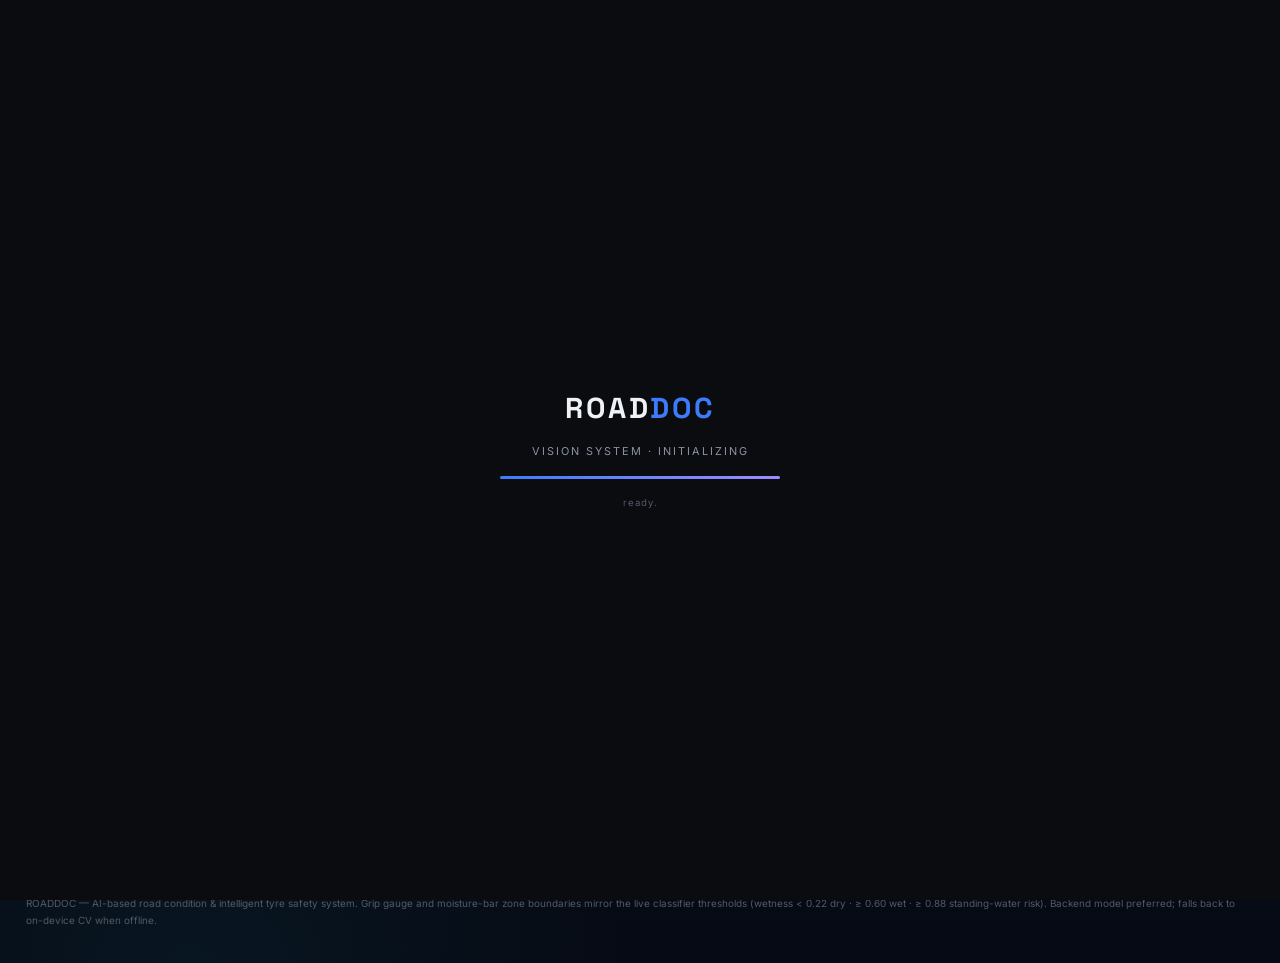
<file: rd/frontend/system.html>
<!DOCTYPE html>
<html lang="en">
<head>
<meta charset="UTF-8">
<meta name="viewport" content="width=device-width, initial-scale=1.0">
<title>ROADDOC — System</title>
<link rel="preconnect" href="https://fonts.googleapis.com">
<link rel="preconnect" href="https://fonts.gstatic.com" crossorigin>
<link href="https://fonts.googleapis.com/css2?family=Inter:wght@400;500;600;700&family=Space+Grotesk:wght@500;600;700&family=IBM+Plex+Mono:wght@400;500;600;700&display=swap" rel="stylesheet">
<link rel="stylesheet" href="style.css">
<link rel="stylesheet" href="style-v2.css">
</head>
<body class="v2">
<div id="boot">
  <div class="bl">ROAD<span>DOC</span></div>
  <div class="bsub">VISION SYSTEM · INITIALIZING</div>
  <div class="btrack"><i id="bootFill"></i></div>
  <div class="blog" id="bootLog">booting sensor array…</div>
</div>

<header class="v2-header">
  <div class="v2-logo">
    <div class="v2-logo-mark">🔺</div>
    <div><b>ROADDOC</b><span>AI ROAD &amp; TYRE SAFETY</span></div>
  </div>
  <nav class="v2-nav">
    <a href="index.html"><svg width="16" height="16" viewBox="0 0 24 24" fill="none" stroke="currentColor" stroke-width="2" stroke-linecap="round" stroke-linejoin="round"><rect x="3" y="3" width="7" height="9" rx="1.5"/><rect x="14" y="3" width="7" height="5" rx="1.5"/><rect x="14" y="12" width="7" height="9" rx="1.5"/><rect x="3" y="16" width="7" height="5" rx="1.5"/></svg> Dashboard</a>
    <a href="track-analysis.html"><svg width="16" height="16" viewBox="0 0 24 24" fill="none" stroke="currentColor" stroke-width="2" stroke-linecap="round" stroke-linejoin="round"><path d="M3 17l5-6 4 4 8-10"/><path d="M14 5h6v6"/></svg> Road</a>
    <a href="car-status.html"><svg width="16" height="16" viewBox="0 0 24 24" fill="none" stroke="currentColor" stroke-width="2" stroke-linecap="round" stroke-linejoin="round"><path d="M5 11l1.5-4.5A2 2 0 0 1 8.4 5h7.2a2 2 0 0 1 1.9 1.5L19 11"/><rect x="3" y="11" width="18" height="6" rx="1.5"/><circle cx="7.5" cy="17.5" r="1.5"/><circle cx="16.5" cy="17.5" r="1.5"/></svg> Vehicle</a>
    <a href="live-analysis.html"><svg width="16" height="16" viewBox="0 0 24 24" fill="none" stroke="currentColor" stroke-width="2" stroke-linecap="round" stroke-linejoin="round"><rect x="3" y="6" width="12" height="12" rx="2"/><path d="M15 10l6-3v10l-6-3"/></svg> Live AI</a>
    <a href="telemetry.html"><svg width="16" height="16" viewBox="0 0 24 24" fill="none" stroke="currentColor" stroke-width="2" stroke-linecap="round" stroke-linejoin="round"><path d="M18 8a6 6 0 0 0-12 0c0 7-3 9-3 9h18s-3-2-3-9"/><path d="M13.73 21a2 2 0 0 1-3.46 0"/></svg> Alerts<span class="v2-nav-badge">3</span></a>
    <a href="system.html" class="active"><svg width="16" height="16" viewBox="0 0 24 24" fill="none" stroke="currentColor" stroke-width="2" stroke-linecap="round" stroke-linejoin="round"><circle cx="12" cy="12" r="3"/><path d="M19.4 15a1.65 1.65 0 0 0 .33 1.82l.06.06a2 2 0 1 1-2.83 2.83l-.06-.06a1.65 1.65 0 0 0-1.82-.33 1.65 1.65 0 0 0-1 1.51V21a2 2 0 0 1-4 0v-.09A1.65 1.65 0 0 0 9 19.4a1.65 1.65 0 0 0-1.82.33l-.06.06a2 2 0 1 1-2.83-2.83l.06-.06A1.65 1.65 0 0 0 4.6 15a1.65 1.65 0 0 0-1.51-1H3a2 2 0 0 1 0-4h.09A1.65 1.65 0 0 0 4.6 9a1.65 1.65 0 0 0-.33-1.82l-.06-.06a2 2 0 1 1 2.83-2.83l.06.06A1.65 1.65 0 0 0 9 4.6a1.65 1.65 0 0 0 1-1.51V3a2 2 0 0 1 4 0v.09a1.65 1.65 0 0 0 1 1.51 1.65 1.65 0 0 0 1.82-.33l.06-.06a2 2 0 1 1 2.83 2.83l-.06.06A1.65 1.65 0 0 0 19.4 9a1.65 1.65 0 0 0 1.51 1H21a2 2 0 0 1 0 4h-.09a1.65 1.65 0 0 0-1.51 1z"/></svg> Settings</a>
  </nav>
  <div class="v2-status">
    <div class="v2-status-dots">
      <span class="v2-online-tag" id="linkPillTop"><i></i><span id="linkTextTop">AI Engine Online</span></span>
      <span class="v2-online-tag"><i></i>GPS Connected</span>
      <span class="v2-online-tag"><i></i>TPMS Connected</span>
    </div>
    <span class="v2-weather">⛅ 28°C</span>
    <span class="v2-clock-block"><span><span class="cl-time" id="clock">--:--:--</span><span class="cl-date" id="clockDate">--</span></span></span>
  </div>
</header>

<div class="v2-shell">
  <aside class="v2-sidebar">
    <a href="index.html"><svg width="16" height="16" viewBox="0 0 24 24" fill="none" stroke="currentColor" stroke-width="2" stroke-linecap="round" stroke-linejoin="round"><rect x="3" y="3" width="7" height="9" rx="1.5"/><rect x="14" y="3" width="7" height="5" rx="1.5"/><rect x="14" y="12" width="7" height="9" rx="1.5"/><rect x="3" y="16" width="7" height="5" rx="1.5"/></svg> Dashboard</a>
    <a href="track-analysis.html"><svg width="16" height="16" viewBox="0 0 24 24" fill="none" stroke="currentColor" stroke-width="2" stroke-linecap="round" stroke-linejoin="round"><path d="M3 17l5-6 4 4 8-10"/><path d="M14 5h6v6"/></svg> Road</a>
    <a href="car-status.html"><svg width="16" height="16" viewBox="0 0 24 24" fill="none" stroke="currentColor" stroke-width="2" stroke-linecap="round" stroke-linejoin="round"><path d="M5 11l1.5-4.5A2 2 0 0 1 8.4 5h7.2a2 2 0 0 1 1.9 1.5L19 11"/><rect x="3" y="11" width="18" height="6" rx="1.5"/><circle cx="7.5" cy="17.5" r="1.5"/><circle cx="16.5" cy="17.5" r="1.5"/></svg> Vehicle</a>
    <a href="live-analysis.html"><svg width="16" height="16" viewBox="0 0 24 24" fill="none" stroke="currentColor" stroke-width="2" stroke-linecap="round" stroke-linejoin="round"><rect x="3" y="6" width="12" height="12" rx="2"/><path d="M15 10l6-3v10l-6-3"/></svg> Live AI</a>
    <a href="telemetry.html"><svg width="16" height="16" viewBox="0 0 24 24" fill="none" stroke="currentColor" stroke-width="2" stroke-linecap="round" stroke-linejoin="round"><path d="M18 8a6 6 0 0 0-12 0c0 7-3 9-3 9h18s-3-2-3-9"/><path d="M13.73 21a2 2 0 0 1-3.46 0"/></svg> Alerts<span class="v2-nav-badge">3</span></a>
    <a href="system.html" class="active"><svg width="16" height="16" viewBox="0 0 24 24" fill="none" stroke="currentColor" stroke-width="2" stroke-linecap="round" stroke-linejoin="round"><circle cx="12" cy="12" r="3"/><path d="M19.4 15a1.65 1.65 0 0 0 .33 1.82l.06.06a2 2 0 1 1-2.83 2.83l-.06-.06a1.65 1.65 0 0 0-1.82-.33 1.65 1.65 0 0 0-1 1.51V21a2 2 0 0 1-4 0v-.09A1.65 1.65 0 0 0 9 19.4a1.65 1.65 0 0 0-1.82.33l-.06.06a2 2 0 1 1-2.83-2.83l.06-.06A1.65 1.65 0 0 0 4.6 15a1.65 1.65 0 0 0-1.51-1H3a2 2 0 0 1 0-4h.09A1.65 1.65 0 0 0 4.6 9a1.65 1.65 0 0 0-.33-1.82l-.06-.06a2 2 0 1 1 2.83-2.83l.06.06A1.65 1.65 0 0 0 9 4.6a1.65 1.65 0 0 0 1-1.51V3a2 2 0 0 1 4 0v.09a1.65 1.65 0 0 0 1 1.51 1.65 1.65 0 0 0 1.82-.33l.06-.06a2 2 0 1 1 2.83 2.83l-.06.06A1.65 1.65 0 0 0 19.4 9a1.65 1.65 0 0 0 1.51 1H21a2 2 0 0 1 0 4h-.09a1.65 1.65 0 0 0-1.51 1z"/></svg> Settings</a>
    <div class="spacer"></div>
    <div class="v2-tagline">Safer Roads.<br>Smarter Journeys.</div>
    <div class="v2-tagline-rule"></div>
  </aside>
  <div class="subpage v2-subpage">
  <div class="subpage-head">
    <div>
      <h1>System</h1>
      <p>Diagnostics for the vision engine and backend connection.</p>
    </div>
  </div>

  <section class="v2-card">
    <div class="v2-card-head"><h2><i></i>System</h2><span>diagnostics</span></div>
    <div class="kv"><span class="k">Vision engine</span><span class="v" id="sysEngine">—</span></div>
    <div class="kv"><span class="k">Session frames</span><span class="v" id="sysFrames">0</span></div>
    <div class="kv"><span class="k">Backend</span><span class="v" id="sysBackend">http://localhost:5000</span></div>
    <div class="kv"><span class="k">Link status</span><span class="v"><span class="link-dot" id="linkDot2" style="display:inline-flex"><i></i><span id="linkText2">offline</span></span></span></div>
    <div class="kv"><span class="k">Classes</span><span class="v">Dry · Damp · Drying · Wet</span></div>
  </section>
</div>
</div>

<footer>ROADDOC — AI-based road condition &amp; intelligent tyre safety system. Grip gauge and moisture-bar zone boundaries mirror the live classifier thresholds (wetness &lt; 0.22 dry · ≥ 0.60 wet · ≥ 0.88 standing-water risk). Backend model preferred; falls back to on-device CV when offline.</footer>

<script src="app.js"></script>
<script>
// mirror link status into this page's secondary indicator (id differs from the header's linkDot/linkText, which app.js already updates)
const _mirrorLink = () => {
  const src = document.getElementById('linkDot');
  const srcTxt = document.getElementById('linkText');
  const dst = document.getElementById('linkDot2');
  const dstTxt = document.getElementById('linkText2');
  if (src && dst) dst.classList.toggle('live', src.classList.contains('live'));
  if (srcTxt && dstTxt) dstTxt.textContent = srcTxt.textContent;
};
setInterval(_mirrorLink, 500);
</script>
</body>
</html>
</file>
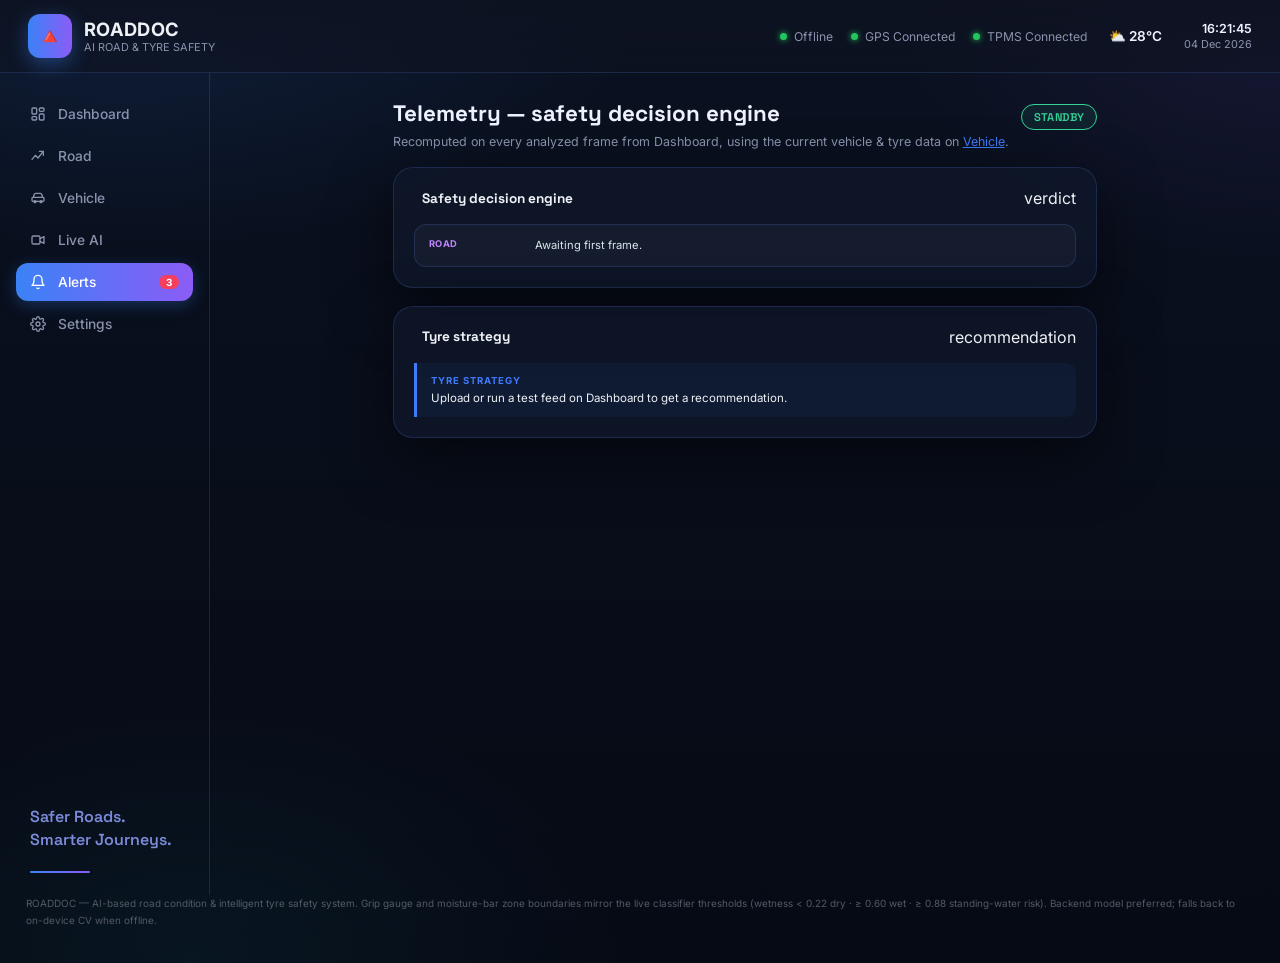
<file: rd/frontend/telemetry.html>
<!DOCTYPE html>
<html lang="en">
<head>
<meta charset="UTF-8">
<meta name="viewport" content="width=device-width, initial-scale=1.0">
<title>ROADDOC — Telemetry</title>
<link rel="preconnect" href="https://fonts.googleapis.com">
<link rel="preconnect" href="https://fonts.gstatic.com" crossorigin>
<link href="https://fonts.googleapis.com/css2?family=Inter:wght@400;500;600;700&family=Space+Grotesk:wght@500;600;700&family=IBM+Plex+Mono:wght@400;500;600;700&display=swap" rel="stylesheet">
<link rel="stylesheet" href="style.css">
<link rel="stylesheet" href="style-v2.css">
</head>
<body class="v2">
<div id="boot">
  <div class="bl">ROAD<span>DOC</span></div>
  <div class="bsub">VISION SYSTEM · INITIALIZING</div>
  <div class="btrack"><i id="bootFill"></i></div>
  <div class="blog" id="bootLog">booting sensor array…</div>
</div>

<header class="v2-header">
  <div class="v2-logo">
    <div class="v2-logo-mark">🔺</div>
    <div><b>ROADDOC</b><span>AI ROAD &amp; TYRE SAFETY</span></div>
  </div>
  <nav class="v2-nav">
    <a href="index.html"><svg width="16" height="16" viewBox="0 0 24 24" fill="none" stroke="currentColor" stroke-width="2" stroke-linecap="round" stroke-linejoin="round"><rect x="3" y="3" width="7" height="9" rx="1.5"/><rect x="14" y="3" width="7" height="5" rx="1.5"/><rect x="14" y="12" width="7" height="9" rx="1.5"/><rect x="3" y="16" width="7" height="5" rx="1.5"/></svg> Dashboard</a>
    <a href="track-analysis.html"><svg width="16" height="16" viewBox="0 0 24 24" fill="none" stroke="currentColor" stroke-width="2" stroke-linecap="round" stroke-linejoin="round"><path d="M3 17l5-6 4 4 8-10"/><path d="M14 5h6v6"/></svg> Road</a>
    <a href="car-status.html"><svg width="16" height="16" viewBox="0 0 24 24" fill="none" stroke="currentColor" stroke-width="2" stroke-linecap="round" stroke-linejoin="round"><path d="M5 11l1.5-4.5A2 2 0 0 1 8.4 5h7.2a2 2 0 0 1 1.9 1.5L19 11"/><rect x="3" y="11" width="18" height="6" rx="1.5"/><circle cx="7.5" cy="17.5" r="1.5"/><circle cx="16.5" cy="17.5" r="1.5"/></svg> Vehicle</a>
    <a href="live-analysis.html"><svg width="16" height="16" viewBox="0 0 24 24" fill="none" stroke="currentColor" stroke-width="2" stroke-linecap="round" stroke-linejoin="round"><rect x="3" y="6" width="12" height="12" rx="2"/><path d="M15 10l6-3v10l-6-3"/></svg> Live AI</a>
    <a href="telemetry.html" class="active"><svg width="16" height="16" viewBox="0 0 24 24" fill="none" stroke="currentColor" stroke-width="2" stroke-linecap="round" stroke-linejoin="round"><path d="M18 8a6 6 0 0 0-12 0c0 7-3 9-3 9h18s-3-2-3-9"/><path d="M13.73 21a2 2 0 0 1-3.46 0"/></svg> Alerts<span class="v2-nav-badge">3</span></a>
    <a href="system.html"><svg width="16" height="16" viewBox="0 0 24 24" fill="none" stroke="currentColor" stroke-width="2" stroke-linecap="round" stroke-linejoin="round"><circle cx="12" cy="12" r="3"/><path d="M19.4 15a1.65 1.65 0 0 0 .33 1.82l.06.06a2 2 0 1 1-2.83 2.83l-.06-.06a1.65 1.65 0 0 0-1.82-.33 1.65 1.65 0 0 0-1 1.51V21a2 2 0 0 1-4 0v-.09A1.65 1.65 0 0 0 9 19.4a1.65 1.65 0 0 0-1.82.33l-.06.06a2 2 0 1 1-2.83-2.83l.06-.06A1.65 1.65 0 0 0 4.6 15a1.65 1.65 0 0 0-1.51-1H3a2 2 0 0 1 0-4h.09A1.65 1.65 0 0 0 4.6 9a1.65 1.65 0 0 0-.33-1.82l-.06-.06a2 2 0 1 1 2.83-2.83l.06.06A1.65 1.65 0 0 0 9 4.6a1.65 1.65 0 0 0 1-1.51V3a2 2 0 0 1 4 0v.09a1.65 1.65 0 0 0 1 1.51 1.65 1.65 0 0 0 1.82-.33l.06-.06a2 2 0 1 1 2.83 2.83l-.06.06A1.65 1.65 0 0 0 19.4 9a1.65 1.65 0 0 0 1.51 1H21a2 2 0 0 1 0 4h-.09a1.65 1.65 0 0 0-1.51 1z"/></svg> Settings</a>
  </nav>
  <div class="v2-status">
    <div class="v2-status-dots">
      <span class="v2-online-tag" id="linkPillTop"><i></i><span id="linkTextTop">AI Engine Online</span></span>
      <span class="v2-online-tag"><i></i>GPS Connected</span>
      <span class="v2-online-tag"><i></i>TPMS Connected</span>
    </div>
    <span class="v2-weather">⛅ 28°C</span>
    <span class="v2-clock-block"><span><span class="cl-time" id="clock">--:--:--</span><span class="cl-date" id="clockDate">--</span></span></span>
  </div>
</header>

<div class="v2-shell">
  <aside class="v2-sidebar">
    <a href="index.html"><svg width="16" height="16" viewBox="0 0 24 24" fill="none" stroke="currentColor" stroke-width="2" stroke-linecap="round" stroke-linejoin="round"><rect x="3" y="3" width="7" height="9" rx="1.5"/><rect x="14" y="3" width="7" height="5" rx="1.5"/><rect x="14" y="12" width="7" height="9" rx="1.5"/><rect x="3" y="16" width="7" height="5" rx="1.5"/></svg> Dashboard</a>
    <a href="track-analysis.html"><svg width="16" height="16" viewBox="0 0 24 24" fill="none" stroke="currentColor" stroke-width="2" stroke-linecap="round" stroke-linejoin="round"><path d="M3 17l5-6 4 4 8-10"/><path d="M14 5h6v6"/></svg> Road</a>
    <a href="car-status.html"><svg width="16" height="16" viewBox="0 0 24 24" fill="none" stroke="currentColor" stroke-width="2" stroke-linecap="round" stroke-linejoin="round"><path d="M5 11l1.5-4.5A2 2 0 0 1 8.4 5h7.2a2 2 0 0 1 1.9 1.5L19 11"/><rect x="3" y="11" width="18" height="6" rx="1.5"/><circle cx="7.5" cy="17.5" r="1.5"/><circle cx="16.5" cy="17.5" r="1.5"/></svg> Vehicle</a>
    <a href="live-analysis.html"><svg width="16" height="16" viewBox="0 0 24 24" fill="none" stroke="currentColor" stroke-width="2" stroke-linecap="round" stroke-linejoin="round"><rect x="3" y="6" width="12" height="12" rx="2"/><path d="M15 10l6-3v10l-6-3"/></svg> Live AI</a>
    <a href="telemetry.html" class="active"><svg width="16" height="16" viewBox="0 0 24 24" fill="none" stroke="currentColor" stroke-width="2" stroke-linecap="round" stroke-linejoin="round"><path d="M18 8a6 6 0 0 0-12 0c0 7-3 9-3 9h18s-3-2-3-9"/><path d="M13.73 21a2 2 0 0 1-3.46 0"/></svg> Alerts<span class="v2-nav-badge">3</span></a>
    <a href="system.html"><svg width="16" height="16" viewBox="0 0 24 24" fill="none" stroke="currentColor" stroke-width="2" stroke-linecap="round" stroke-linejoin="round"><circle cx="12" cy="12" r="3"/><path d="M19.4 15a1.65 1.65 0 0 0 .33 1.82l.06.06a2 2 0 1 1-2.83 2.83l-.06-.06a1.65 1.65 0 0 0-1.82-.33 1.65 1.65 0 0 0-1 1.51V21a2 2 0 0 1-4 0v-.09A1.65 1.65 0 0 0 9 19.4a1.65 1.65 0 0 0-1.82.33l-.06.06a2 2 0 1 1-2.83-2.83l.06-.06A1.65 1.65 0 0 0 4.6 15a1.65 1.65 0 0 0-1.51-1H3a2 2 0 0 1 0-4h.09A1.65 1.65 0 0 0 4.6 9a1.65 1.65 0 0 0-.33-1.82l-.06-.06a2 2 0 1 1 2.83-2.83l.06.06A1.65 1.65 0 0 0 9 4.6a1.65 1.65 0 0 0 1-1.51V3a2 2 0 0 1 4 0v.09a1.65 1.65 0 0 0 1 1.51 1.65 1.65 0 0 0 1.82-.33l.06-.06a2 2 0 1 1 2.83 2.83l-.06.06A1.65 1.65 0 0 0 19.4 9a1.65 1.65 0 0 0 1.51 1H21a2 2 0 0 1 0 4h-.09a1.65 1.65 0 0 0-1.51 1z"/></svg> Settings</a>
    <div class="spacer"></div>
    <div class="v2-tagline">Safer Roads.<br>Smarter Journeys.</div>
    <div class="v2-tagline-rule"></div>
  </aside>
  <div class="subpage v2-subpage">
  <div class="subpage-head">
    <div>
      <h1>Telemetry — safety decision engine</h1>
      <p>Recomputed on every analyzed frame from Dashboard, using the current vehicle &amp; tyre data on <a href="car-status.html" style="color:var(--cyan)">Vehicle</a>.</p>
    </div>
    <span class="risk-badge risk-low" id="riskBadgeSafety">standby</span>
  </div>

  <section class="v2-card">
    <div class="v2-card-head"><h2><i></i>Safety decision engine</h2><span>verdict</span></div>
    <ul class="hud-list" id="safetyList">
      <li><b>Road</b><span>Awaiting first frame.</span></li>
    </ul>
  </section>

  <section class="v2-card">
    <div class="v2-card-head"><h2><i></i>Tyre strategy</h2><span>recommendation</span></div>
    <div class="suggestion"><b>Tyre strategy</b><span id="suggestionText">Upload or run a test feed on Dashboard to get a recommendation.</span></div>
    <div id="waterBanner"></div>
  </section>
</div>
</div>

<footer>ROADDOC — AI-based road condition &amp; intelligent tyre safety system. Grip gauge and moisture-bar zone boundaries mirror the live classifier thresholds (wetness &lt; 0.22 dry · ≥ 0.60 wet · ≥ 0.88 standing-water risk). Backend model preferred; falls back to on-device CV when offline.</footer>

<script src="app.js"></script>
</body>
</html>
</file>
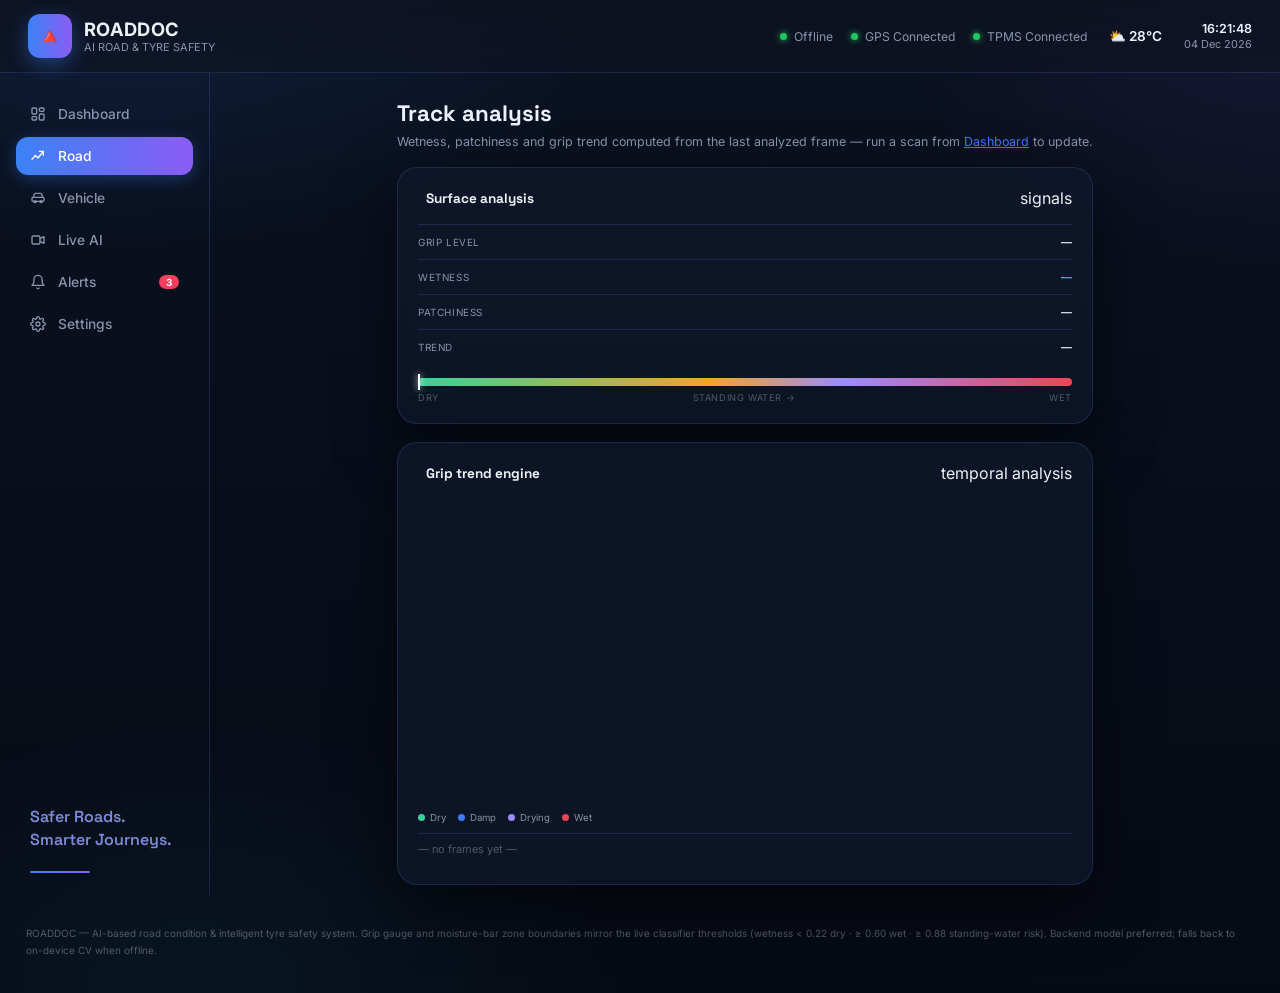
<file: rd/frontend/track-analysis.html>
<!DOCTYPE html>
<html lang="en">
<head>
<meta charset="UTF-8">
<meta name="viewport" content="width=device-width, initial-scale=1.0">
<title>ROADDOC — Track Analysis</title>
<link rel="preconnect" href="https://fonts.googleapis.com">
<link rel="preconnect" href="https://fonts.gstatic.com" crossorigin>
<link href="https://fonts.googleapis.com/css2?family=Inter:wght@400;500;600;700&family=Space+Grotesk:wght@500;600;700&family=IBM+Plex+Mono:wght@400;500;600;700&display=swap" rel="stylesheet">
<link rel="stylesheet" href="style.css">
<link rel="stylesheet" href="style-v2.css">
</head>
<body class="v2">
<div id="boot">
  <div class="bl">ROAD<span>DOC</span></div>
  <div class="bsub">VISION SYSTEM · INITIALIZING</div>
  <div class="btrack"><i id="bootFill"></i></div>
  <div class="blog" id="bootLog">booting sensor array…</div>
</div>

<header class="v2-header">
  <div class="v2-logo">
    <div class="v2-logo-mark">🔺</div>
    <div><b>ROADDOC</b><span>AI ROAD &amp; TYRE SAFETY</span></div>
  </div>
  <nav class="v2-nav">
    <a href="index.html"><svg width="16" height="16" viewBox="0 0 24 24" fill="none" stroke="currentColor" stroke-width="2" stroke-linecap="round" stroke-linejoin="round"><rect x="3" y="3" width="7" height="9" rx="1.5"/><rect x="14" y="3" width="7" height="5" rx="1.5"/><rect x="14" y="12" width="7" height="9" rx="1.5"/><rect x="3" y="16" width="7" height="5" rx="1.5"/></svg> Dashboard</a>
    <a href="track-analysis.html" class="active"><svg width="16" height="16" viewBox="0 0 24 24" fill="none" stroke="currentColor" stroke-width="2" stroke-linecap="round" stroke-linejoin="round"><path d="M3 17l5-6 4 4 8-10"/><path d="M14 5h6v6"/></svg> Road</a>
    <a href="car-status.html"><svg width="16" height="16" viewBox="0 0 24 24" fill="none" stroke="currentColor" stroke-width="2" stroke-linecap="round" stroke-linejoin="round"><path d="M5 11l1.5-4.5A2 2 0 0 1 8.4 5h7.2a2 2 0 0 1 1.9 1.5L19 11"/><rect x="3" y="11" width="18" height="6" rx="1.5"/><circle cx="7.5" cy="17.5" r="1.5"/><circle cx="16.5" cy="17.5" r="1.5"/></svg> Vehicle</a>
    <a href="live-analysis.html"><svg width="16" height="16" viewBox="0 0 24 24" fill="none" stroke="currentColor" stroke-width="2" stroke-linecap="round" stroke-linejoin="round"><rect x="3" y="6" width="12" height="12" rx="2"/><path d="M15 10l6-3v10l-6-3"/></svg> Live AI</a>
    <a href="telemetry.html"><svg width="16" height="16" viewBox="0 0 24 24" fill="none" stroke="currentColor" stroke-width="2" stroke-linecap="round" stroke-linejoin="round"><path d="M18 8a6 6 0 0 0-12 0c0 7-3 9-3 9h18s-3-2-3-9"/><path d="M13.73 21a2 2 0 0 1-3.46 0"/></svg> Alerts<span class="v2-nav-badge">3</span></a>
    <a href="system.html"><svg width="16" height="16" viewBox="0 0 24 24" fill="none" stroke="currentColor" stroke-width="2" stroke-linecap="round" stroke-linejoin="round"><circle cx="12" cy="12" r="3"/><path d="M19.4 15a1.65 1.65 0 0 0 .33 1.82l.06.06a2 2 0 1 1-2.83 2.83l-.06-.06a1.65 1.65 0 0 0-1.82-.33 1.65 1.65 0 0 0-1 1.51V21a2 2 0 0 1-4 0v-.09A1.65 1.65 0 0 0 9 19.4a1.65 1.65 0 0 0-1.82.33l-.06.06a2 2 0 1 1-2.83-2.83l.06-.06A1.65 1.65 0 0 0 4.6 15a1.65 1.65 0 0 0-1.51-1H3a2 2 0 0 1 0-4h.09A1.65 1.65 0 0 0 4.6 9a1.65 1.65 0 0 0-.33-1.82l-.06-.06a2 2 0 1 1 2.83-2.83l.06.06A1.65 1.65 0 0 0 9 4.6a1.65 1.65 0 0 0 1-1.51V3a2 2 0 0 1 4 0v.09a1.65 1.65 0 0 0 1 1.51 1.65 1.65 0 0 0 1.82-.33l.06-.06a2 2 0 1 1 2.83 2.83l-.06.06A1.65 1.65 0 0 0 19.4 9a1.65 1.65 0 0 0 1.51 1H21a2 2 0 0 1 0 4h-.09a1.65 1.65 0 0 0-1.51 1z"/></svg> Settings</a>
  </nav>
  <div class="v2-status">
    <div class="v2-status-dots">
      <span class="v2-online-tag" id="linkPillTop"><i></i><span id="linkTextTop">AI Engine Online</span></span>
      <span class="v2-online-tag"><i></i>GPS Connected</span>
      <span class="v2-online-tag"><i></i>TPMS Connected</span>
    </div>
    <span class="v2-weather">⛅ 28°C</span>
    <span class="v2-clock-block"><span><span class="cl-time" id="clock">--:--:--</span><span class="cl-date" id="clockDate">--</span></span></span>
  </div>
</header>

<div class="v2-shell">
  <aside class="v2-sidebar">
    <a href="index.html"><svg width="16" height="16" viewBox="0 0 24 24" fill="none" stroke="currentColor" stroke-width="2" stroke-linecap="round" stroke-linejoin="round"><rect x="3" y="3" width="7" height="9" rx="1.5"/><rect x="14" y="3" width="7" height="5" rx="1.5"/><rect x="14" y="12" width="7" height="9" rx="1.5"/><rect x="3" y="16" width="7" height="5" rx="1.5"/></svg> Dashboard</a>
    <a href="track-analysis.html" class="active"><svg width="16" height="16" viewBox="0 0 24 24" fill="none" stroke="currentColor" stroke-width="2" stroke-linecap="round" stroke-linejoin="round"><path d="M3 17l5-6 4 4 8-10"/><path d="M14 5h6v6"/></svg> Road</a>
    <a href="car-status.html"><svg width="16" height="16" viewBox="0 0 24 24" fill="none" stroke="currentColor" stroke-width="2" stroke-linecap="round" stroke-linejoin="round"><path d="M5 11l1.5-4.5A2 2 0 0 1 8.4 5h7.2a2 2 0 0 1 1.9 1.5L19 11"/><rect x="3" y="11" width="18" height="6" rx="1.5"/><circle cx="7.5" cy="17.5" r="1.5"/><circle cx="16.5" cy="17.5" r="1.5"/></svg> Vehicle</a>
    <a href="live-analysis.html"><svg width="16" height="16" viewBox="0 0 24 24" fill="none" stroke="currentColor" stroke-width="2" stroke-linecap="round" stroke-linejoin="round"><rect x="3" y="6" width="12" height="12" rx="2"/><path d="M15 10l6-3v10l-6-3"/></svg> Live AI</a>
    <a href="telemetry.html"><svg width="16" height="16" viewBox="0 0 24 24" fill="none" stroke="currentColor" stroke-width="2" stroke-linecap="round" stroke-linejoin="round"><path d="M18 8a6 6 0 0 0-12 0c0 7-3 9-3 9h18s-3-2-3-9"/><path d="M13.73 21a2 2 0 0 1-3.46 0"/></svg> Alerts<span class="v2-nav-badge">3</span></a>
    <a href="system.html"><svg width="16" height="16" viewBox="0 0 24 24" fill="none" stroke="currentColor" stroke-width="2" stroke-linecap="round" stroke-linejoin="round"><circle cx="12" cy="12" r="3"/><path d="M19.4 15a1.65 1.65 0 0 0 .33 1.82l.06.06a2 2 0 1 1-2.83 2.83l-.06-.06a1.65 1.65 0 0 0-1.82-.33 1.65 1.65 0 0 0-1 1.51V21a2 2 0 0 1-4 0v-.09A1.65 1.65 0 0 0 9 19.4a1.65 1.65 0 0 0-1.82.33l-.06.06a2 2 0 1 1-2.83-2.83l.06-.06A1.65 1.65 0 0 0 4.6 15a1.65 1.65 0 0 0-1.51-1H3a2 2 0 0 1 0-4h.09A1.65 1.65 0 0 0 4.6 9a1.65 1.65 0 0 0-.33-1.82l-.06-.06a2 2 0 1 1 2.83-2.83l.06.06A1.65 1.65 0 0 0 9 4.6a1.65 1.65 0 0 0 1-1.51V3a2 2 0 0 1 4 0v.09a1.65 1.65 0 0 0 1 1.51 1.65 1.65 0 0 0 1.82-.33l.06-.06a2 2 0 1 1 2.83 2.83l-.06.06A1.65 1.65 0 0 0 19.4 9a1.65 1.65 0 0 0 1.51 1H21a2 2 0 0 1 0 4h-.09a1.65 1.65 0 0 0-1.51 1z"/></svg> Settings</a>
    <div class="spacer"></div>
    <div class="v2-tagline">Safer Roads.<br>Smarter Journeys.</div>
    <div class="v2-tagline-rule"></div>
  </aside>
  <div class="subpage v2-subpage">
  <div class="subpage-head">
    <div>
      <h1>Track analysis</h1>
      <p>Wetness, patchiness and grip trend computed from the last analyzed frame — run a scan from <a href="index.html" style="color:var(--cyan)">Dashboard</a> to update.</p>
    </div>
  </div>

  <section class="v2-card">
    <div class="v2-card-head"><h2><i></i>Surface analysis</h2><span>signals</span></div>
    <div class="kv"><span class="k">Grip level</span><span class="v" id="gripLevel">—</span></div>
    <div class="kv"><span class="k">Wetness</span><span class="v accent" id="wetnessV">—</span></div>
    <div class="kv"><span class="k">Patchiness</span><span class="v" id="patchV">—</span></div>
    <div class="kv"><span class="k">Trend</span><span class="v" id="trendV">—</span></div>
    <div class="moisture-bar"><div class="marker" id="moistMarker" style="left:0%"></div></div>
    <div class="moisture-labels"><span>DRY</span><span id="waterMarkLabel">STANDING WATER →</span><span>WET</span></div>
  </section>

  <section class="v2-card">
    <div class="v2-card-head"><h2><i></i>Grip trend engine</h2><span>temporal analysis</span></div>
    <div class="chart-frame"><canvas id="trendCanvas" height="140"></canvas></div>
    <div class="chart-legend">
      <span><i style="background:#34d399"></i>Dry</span><span><i style="background:#3e7bfa"></i>Damp</span>
      <span><i style="background:#9b8cff"></i>Drying</span><span><i style="background:#ef4453"></i>Wet</span>
    </div>
    <div class="log-list" id="logList"><div style="padding:8px 0;color:var(--dim-2)">— no frames yet —</div></div>
  </section>
</div>
</div>

<footer>ROADDOC — AI-based road condition &amp; intelligent tyre safety system. Grip gauge and moisture-bar zone boundaries mirror the live classifier thresholds (wetness &lt; 0.22 dry · ≥ 0.60 wet · ≥ 0.88 standing-water risk). Backend model preferred; falls back to on-device CV when offline.</footer>

<script src="app.js"></script>
</body>
</html>
</file>
<file: rd/frontend/style.css>
/* =========================================================================
   ROADDOC — LIVE SAFETY CONSOLE
   Premium automotive HMI styling: near-black surfaces, rounded cards,
   electric-blue instrument accent, soft glows instead of neon, with
   semantic color still carrying meaning (green/amber/violet/red map to
   Dry/Damp/Drying/Wet everywhere on the page). Structure, ids and classes
   are unchanged from the original build — only presentation changed.
   ========================================================================= */
:root{
  --ink:#0a0c10;
  --panel:rgba(20,23,29,.86);
  --panel-2:rgba(27,31,39,.92);
  --line:rgba(255,255,255,.07);
  --line-bright:rgba(255,255,255,.16);
  --cyan:#3e7bfa;
  --cyan-ink:#ffffff;
  --text:#eef1f5;
  --dim:#8b93a1;
  --dim-2:#535a66;
  --green:#34d399;
  --amber:#f5a524;
  --violet:#9b8cff;
  --red:#ef4453;
  --shadow:0 20px 50px rgba(0,0,0,.45);
}
*{box-sizing:border-box}
::selection{background:var(--cyan);color:#fff}
:focus-visible{outline:2px solid var(--cyan);outline-offset:2px}
body{
  margin:0;min-height:100vh;color:var(--text);
  font-family:'IBM Plex Mono',ui-monospace,monospace;
  background:
    linear-gradient(180deg, rgba(6,8,13,.80) 0%, rgba(6,8,13,.90) 55%, rgba(6,8,13,.97) 100%),
    url('assets/bg-road.jpg');
  background-size: cover;
  background-position: center top;
  background-attachment: fixed;
  background-repeat: no-repeat;
  position:relative;
}
.disp{font-family:'Space Grotesk',sans-serif}
.orb{font-family:'Space Grotesk',sans-serif;font-weight:700}
a{color:inherit}

/* ---- boot sequence overlay ---- */
#boot{position:fixed;inset:0;z-index:100;background:var(--ink);display:flex;flex-direction:column;align-items:center;justify-content:center;gap:18px;transition:opacity .5s ease, visibility .5s}
#boot.hide{opacity:0;visibility:hidden;pointer-events:none}
#boot .bl{font-family:'Space Grotesk';font-weight:700;font-size:1.8rem;letter-spacing:3px;color:var(--text)}
#boot .bl span{color:var(--cyan)}
#boot .bsub{font-size:.68rem;color:var(--dim);letter-spacing:2px}
#boot .btrack{width:280px;height:3px;border-radius:3px;background:rgba(255,255,255,.08);position:relative;overflow:hidden}
#boot .btrack i{position:absolute;left:0;top:0;bottom:0;width:0;background:linear-gradient(90deg,var(--cyan),var(--violet));box-shadow:0 0 10px rgba(62,123,250,.6)}
#boot .blog{font-size:.6rem;color:var(--dim-2);letter-spacing:1px;height:14px}

/* ---------------------------------- HEADER --------------------------------- */
.hud-header{
  display:flex;align-items:center;gap:18px;flex-wrap:wrap;
  padding:16px 26px;border-bottom:1px solid var(--line);
  background:rgba(7,9,13,.75);position:sticky;top:0;z-index:20;backdrop-filter:blur(10px);
}
.brand{display:flex;align-items:center;gap:10px;flex:0 0 auto}
.eye{width:32px;height:32px;border-radius:10px;position:relative;flex:0 0 auto;background:var(--panel-2);border:1px solid var(--line-bright);display:flex;align-items:center;justify-content:center}
.eye::before{content:"";width:8px;height:8px;border-radius:50%;background:var(--cyan);box-shadow:0 0 10px var(--cyan)}
.eye::after{display:none}
.brand b{display:block;font-family:'Space Grotesk';font-weight:700;font-size:1.05rem;letter-spacing:.5px;line-height:1.2}
.brand span{display:block;font-size:.6rem;color:var(--dim);letter-spacing:1.4px}
.feed-meta{display:flex;align-items:center;gap:9px;font-size:.68rem;color:var(--dim);flex:0 0 auto}
.feed-meta .rec{width:6px;height:6px;border-radius:50%;background:var(--red);animation:recBlink 1.4s infinite}
@keyframes recBlink{50%{opacity:.25}}

.nav-tabs{display:flex;gap:2px;margin:0 auto;flex-wrap:wrap;font-size:.68rem;letter-spacing:.2px;background:var(--panel-2);border:1px solid var(--line);border-radius:999px;padding:4px}
.nav-tabs a{padding:8px 16px;border-radius:999px;color:var(--dim);text-decoration:none;text-transform:capitalize;border:1px solid transparent;transition:.15s;font-weight:500}
.nav-tabs a:hover{color:var(--text)}
.nav-tabs a.active{background:var(--cyan);color:#fff;font-weight:600;box-shadow:0 0 16px rgba(62,123,250,.45)}

.hud-right{display:flex;align-items:center;gap:8px;flex:0 0 auto;font-size:.68rem;color:var(--dim);background:var(--panel-2);border:1px solid var(--line);border-radius:999px;padding:6px 8px}
.hud-right .grp{display:flex;align-items:center;gap:6px;padding:0 8px;border-right:1px solid var(--line)}
.condition-pill{display:flex;align-items:center;gap:7px;padding:6px 12px;border-radius:999px;text-transform:capitalize;letter-spacing:.2px;font-size:.7rem;font-weight:600;color:var(--text)}
.condition-pill i{width:7px;height:7px;border-radius:50%;background:var(--dim-2)}
.link-dot{display:flex;align-items:center;gap:6px;text-transform:uppercase;letter-spacing:.6px;font-size:.66rem;padding:0 10px 0 2px}
.link-dot i{width:6px;height:6px;border-radius:50%;background:var(--red)}
.link-dot.live i{background:var(--green);box-shadow:0 0 0 0 rgba(52,211,153,.6);animation:blip 1.8s infinite}
@keyframes blip{70%{box-shadow:0 0 0 7px rgba(52,211,153,0)}}

.legend-strip{display:flex;gap:8px;flex-wrap:wrap;align-items:center;padding:12px 26px;font-size:.66rem;color:var(--dim)}
.legend-strip span{display:flex;align-items:center;gap:6px;padding:5px 12px;border-radius:999px;background:var(--panel-2);border:1px solid var(--line)}
.legend-strip span:last-child{border:0;background:none;padding-left:4px}
.legend-strip i{width:7px;height:7px;border-radius:50%;display:inline-block}

/* ---------------------------------- LAYOUT --------------------------------- */
.console{
  display:grid;
  grid-template-columns: 300px minmax(0,1fr) 300px;
  grid-template-areas:
    "road   feed   speed"
    "lower  lower  lower";
  gap:16px;padding:20px 26px 40px;max-width:1600px;margin:0 auto;
}
.area-road{grid-area:road;display:flex;flex-direction:column;gap:16px;min-width:0}
.area-feed{grid-area:feed;display:flex;flex-direction:column;gap:16px;min-width:0}
.area-speed{grid-area:speed;display:flex;flex-direction:column;gap:16px;min-width:0}
.area-lower{grid-area:lower;display:grid;grid-template-columns:repeat(4,1fr);gap:16px}
.console.no-lower{grid-template-areas:"road feed speed"}
@media(max-width:1180px){
  .console{grid-template-columns:1fr;grid-template-areas:"road" "feed" "speed" "lower"}
  .console.no-lower{grid-template-areas:"road" "feed" "speed"}
  .area-lower{grid-template-columns:1fr 1fr}
}
@media(max-width:640px){.area-lower{grid-template-columns:1fr}}
.rail{display:flex;flex-direction:column;gap:16px;min-width:0}
.hud-panel{
  position:relative;border:1px solid var(--line);border-radius:18px;background:linear-gradient(160deg,var(--panel-2),var(--panel));
  box-shadow:var(--shadow);padding:18px;transition:box-shadow .4s,border-color .4s,transform .25s;
}
.hud-panel.flash{border-color:var(--cyan);box-shadow:var(--shadow),0 0 24px rgba(62,123,250,.30)}
.hud-panel{will-change:transform}
.hud-panel:hover{border-color:var(--line-bright)}
.hud-panel::before,.hud-panel::after{content:none}
.ph{display:flex;align-items:center;justify-content:space-between;margin-bottom:14px}
.ph h2{margin:0;font-size:.68rem;letter-spacing:1px;text-transform:uppercase;color:#c3cdd8;display:flex;align-items:center;gap:7px;font-weight:600}
.ph h2 i{width:6px;height:6px;border-radius:50%;background:var(--cyan)}
.ph span{font-size:.6rem;color:var(--dim-2);letter-spacing:.6px;text-transform:uppercase}

/* ---- state box ---- */
.state-box{border-radius:14px;border:1px solid var(--line-bright);padding:16px 16px;display:flex;align-items:flex-end;justify-content:space-between;background:rgba(0,0,0,.22);position:relative;overflow:hidden}
.state-box::before{content:none}
.state-box .label{position:relative;font-family:'Space Grotesk';font-weight:700;font-size:1.6rem;letter-spacing:.3px;line-height:1}
.state-box .conf{position:relative;text-align:right}
.state-box .conf b{display:block;font-family:'Space Grotesk';font-size:1.15rem}
.state-box .conf span{font-size:.58rem;color:var(--dim);letter-spacing:1px}

.prob-head{display:flex;justify-content:space-between;align-items:center;margin:16px 0 10px;font-size:.62rem;color:var(--dim);letter-spacing:1px;text-transform:uppercase}
.prob-head b{color:var(--cyan);font-weight:600}
.prob-row{display:flex;align-items:center;gap:8px;margin-bottom:8px;font-size:.66rem}
.prob-row .pl{width:44px;color:var(--dim);text-transform:uppercase}
.prob-row .track{flex:1;height:7px;border-radius:4px;background:rgba(255,255,255,.06);position:relative;overflow:hidden}
.prob-row .track i{display:block;height:100%;width:0;border-radius:4px;transition:width .5s}
.prob-row .pv{width:38px;text-align:right;color:var(--text)}

/* ---- dropzone ---- */
.dz-label{font-size:.6rem;color:var(--dim);text-transform:uppercase;letter-spacing:1px;margin:18px 0 8px;display:flex;justify-content:space-between}
.dropzone{position:relative;height:110px;border-radius:14px;border:1px dashed var(--line-bright);background:rgba(0,0,0,.2);display:flex;flex-direction:column;align-items:center;justify-content:center;gap:4px;cursor:pointer;text-align:center;overflow:hidden}
.dropzone input{display:none}
.dropzone .ic{color:var(--cyan);font-size:1.1rem}
.dropzone .t1{font-size:.68rem;color:var(--text)}
.dropzone .t2{font-size:.6rem;color:var(--dim-2)}
.dropzone.has-file{border-style:solid;border-color:var(--cyan)}
.dz-loaded{display:none;align-items:center;gap:10px;padding:0 12px;width:100%}
.dropzone.has-file .up-content{display:none}
.dropzone.has-file .dz-loaded{display:flex}
.dz-loaded img{width:44px;height:44px;object-fit:cover;border-radius:8px;border:1px solid var(--line-bright)}
.dz-loaded .meta{flex:1;text-align:left;font-size:.64rem;color:var(--dim)}
.dz-loaded .meta b{display:block;color:var(--text);font-size:.7rem}
.rescan{font-size:.6rem;color:var(--cyan);border:1px solid var(--cyan);border-radius:8px;padding:5px 9px;background:none;cursor:pointer;letter-spacing:.6px}

.testfeed{display:flex;gap:6px;margin-top:10px;flex-wrap:wrap}
.tf-btn{flex:1;min-width:60px;padding:9px 0;font-size:.64rem;font-weight:600;letter-spacing:.3px;text-align:center;border-radius:10px;border:1px solid var(--line-bright);background:rgba(255,255,255,.02);color:var(--dim);cursor:pointer;text-transform:capitalize;font-family:inherit;transition:.15s}
.tf-btn:hover{color:var(--text);border-color:var(--cyan)}
.tf-btn[data-kind="dry"]:hover{background:rgba(52,211,153,.14);border-color:var(--green);color:var(--green)}
.tf-btn[data-kind="damp"]:hover{background:rgba(62,123,250,.14);border-color:var(--cyan);color:var(--cyan)}
.tf-btn[data-kind="drying"]:hover{background:rgba(155,140,255,.14);border-color:var(--violet);color:var(--violet)}
.tf-btn[data-kind="wet"]:hover{background:rgba(239,68,83,.14);border-color:var(--red);color:var(--red)}

.row{display:flex;gap:8px;margin-top:12px}
.rd-btn{flex:1;font-family:'Space Grotesk';font-weight:600;letter-spacing:.4px;text-transform:uppercase;font-size:.76rem;border-radius:10px;border:1px solid var(--line-bright);background:rgba(255,255,255,.02);color:var(--text);padding:11px 12px;cursor:pointer;transition:.15s}
.rd-btn:hover:not(:disabled){border-color:var(--cyan);color:var(--cyan)}
.rd-btn:disabled{opacity:.35;cursor:not-allowed}
.rd-btn.primary{background:var(--cyan);color:#fff;border-color:var(--cyan);box-shadow:0 0 18px rgba(62,123,250,.35)}
.rd-btn.primary:hover:not(:disabled){color:#fff;filter:brightness(1.1)}
.rd-btn.wide{flex:none;width:100%}

.status-line{display:flex;align-items:center;gap:7px;margin-top:12px;font-size:.62rem;color:var(--dim);text-transform:uppercase;letter-spacing:1px}
.status-line i{width:6px;height:6px;border-radius:50%;background:var(--green)}
.status-line.busy i{background:var(--amber)}
.status-line.offline i{background:var(--red)}

/* ---- key/value rows ---- */
.kv{display:flex;justify-content:space-between;align-items:center;padding:10px 0;border-top:1px solid var(--line);font-size:.68rem}
.kv:first-child{border-top:0}
.kv .k{color:var(--dim);text-transform:uppercase;letter-spacing:.6px;font-size:.62rem}
.kv .v{color:var(--text);font-weight:600}
.kv .v.accent{color:var(--cyan)}

.moisture-bar{position:relative;height:8px;border-radius:4px;margin:14px 0 6px;background:linear-gradient(90deg,var(--green),var(--amber) 45%,var(--violet) 65%,var(--red))}
.moisture-bar .marker{position:absolute;top:-4px;width:2px;height:16px;background:#fff;box-shadow:0 0 6px #fff}
.moisture-labels{display:flex;justify-content:space-between;font-size:.58rem;color:var(--dim-2);letter-spacing:.6px}

/* ---------------------------------- CENTRE --------------------------------- */
.scan-frame{display:block;position:relative;min-height:340px;border-radius:16px;border:1px solid var(--line-bright);background:radial-gradient(circle at 50% 40%,rgba(62,123,250,.07),transparent 60%) , #05070a;overflow:hidden;cursor:pointer}
.scan-frame input{display:none}
.scan-frame img{position:absolute;inset:0;width:100%;height:100%;object-fit:cover;display:none}
.scan-frame.has-file img{display:block}
.scan-empty{position:absolute;inset:0;display:flex;flex-direction:column;align-items:center;justify-content:center;gap:8px;color:var(--dim);text-align:center;padding:20px}
.scan-frame.has-file .scan-empty{display:none}
.scan-empty .ic{font-size:1.6rem;color:var(--cyan)}
.reticle{position:absolute;width:22px;height:22px;border-color:var(--amber);opacity:.8;z-index:2}
.reticle.tl{left:12px;top:12px;border-top:2px solid;border-left:2px solid;border-radius:6px 0 0 0}
.reticle.tr{right:12px;top:12px;border-top:2px solid;border-right:2px solid;border-radius:0 6px 0 0}
.reticle.bl{left:12px;bottom:12px;border-bottom:2px solid;border-left:2px solid;border-radius:0 0 0 6px}
.reticle.br{right:12px;bottom:12px;border-bottom:2px solid;border-right:2px solid;border-radius:0 0 6px 0}
.lock-box{position:absolute;left:50%;top:50%;transform:translate(-50%,-50%);width:44%;height:56%;border:1.5px solid var(--amber);border-radius:8px;opacity:0;transition:opacity .3s;z-index:2}
.scan-frame.locked .lock-box{opacity:.85}
.lock-tag{position:absolute;top:-22px;left:0;font-size:.58rem;background:rgba(5,7,10,.85);border-radius:5px;color:var(--amber);padding:2px 7px;white-space:nowrap;font-weight:600}
.scan-tags{position:absolute;left:12px;right:12px;bottom:12px;display:flex;justify-content:space-between;gap:8px;z-index:3;pointer-events:none}
.scan-tags span{background:rgba(5,7,10,.82);border:1px solid var(--line-bright);border-radius:8px;padding:7px 11px;font-size:.62rem;color:var(--text)}
.scan-tags .g{color:var(--amber)}

/* ---- HUD bar under scan frame ---- */
.hud-bar{display:grid;grid-template-columns:1fr auto 1fr;align-items:center;gap:18px;margin-top:14px;padding:22px 26px;border-radius:20px;border:1px solid var(--line);background:linear-gradient(160deg,var(--panel-2),var(--panel));box-shadow:var(--shadow)}
.tyre-tile{display:flex;align-items:center;gap:12px}
.tyre-ic{width:46px;height:46px;border-radius:14px;border:1px solid var(--line-bright);background:rgba(255,255,255,.02);display:grid;place-items:center;color:var(--cyan);font-size:1.3rem;flex:0 0 auto}
.tyre-data .l1{font-size:.85rem;font-weight:700;font-family:'Space Grotesk'}
.tyre-data .l2{font-size:.6rem;color:var(--dim)}
.speed-hero{display:flex;flex-direction:column;align-items:center;text-align:center}
.speed-wrap{display:flex;flex-direction:column;align-items:center;gap:4px;position:relative;margin:6px 0 18px}
.speed-ring{width:210px;height:210px;border-radius:50%;display:grid;place-items:center;position:relative;
  background:conic-gradient(var(--cyan) 0deg, var(--cyan) calc(var(--pct,0)*3.6deg), rgba(255,255,255,.06) calc(var(--pct,0)*3.6deg));
  filter:drop-shadow(0 0 18px rgba(62,123,250,.42));
}
.speed-ring::before{content:"";position:absolute;inset:13px;border-radius:50%;background:var(--ink)}
.speed-ring::after{display:none}
.speed-ring b{position:relative;font-family:'Space Grotesk';font-weight:700;font-size:3.6rem;line-height:1}
.speed-unit{font-size:.65rem;color:var(--dim);letter-spacing:2px;margin-top:4px;text-transform:uppercase}
.speed-meta-row{display:flex;align-items:center;justify-content:space-between;width:100%;gap:14px;padding-top:16px;border-top:1px solid var(--line)}
.risk-box{text-align:right;display:flex;flex-direction:column;align-items:flex-end;gap:7px}
.risk-box .rl{font-size:.6rem;color:var(--dim);text-transform:uppercase;letter-spacing:1px}
.risk-box .rv{font-family:'Space Grotesk';font-weight:700;font-size:1.3rem;letter-spacing:.3px;text-transform:uppercase}
.feed-hero .scan-frame{min-height:420px}
@media(max-width:900px){.hud-bar{grid-template-columns:1fr;text-align:center}.risk-box{align-items:center;text-align:center}.tyre-tile{justify-content:center}}

.suggestion{margin-top:14px;border-left:3px solid var(--cyan);border-radius:0 10px 10px 0;padding:12px 14px;background:rgba(62,123,250,.06);font-size:.72rem}
.suggestion b{display:block;font-size:.6rem;letter-spacing:1px;text-transform:uppercase;color:var(--cyan);margin-bottom:5px}

.water-banner{margin-top:12px;border-radius:12px;padding:12px 14px;border:1px solid var(--red);background:rgba(239,68,83,.12);font-size:.7rem;color:#ffd2da;display:flex;gap:9px;align-items:center}

/* ---- vehicle field grid (compact, sits in centre column) ---- */
.field-grid{display:grid;grid-template-columns:1fr 1fr;gap:10px 14px;margin-top:14px}
.field{display:flex;flex-direction:column;gap:5px}
.field label{font-size:.58rem;color:var(--dim);text-transform:uppercase;letter-spacing:.8px}
.field select,.field input{background:transparent;border:none;border-bottom:1px solid var(--line-bright);color:var(--text);padding:7px 2px;font-family:inherit;font-size:.76rem}
.field select:focus,.field input:focus{border-color:var(--cyan)}
.field select option{background:#12151b}
.field.span2{grid-column:1/-1}
.locrow{display:flex;gap:8px;align-items:flex-end}
.locrow input{flex:1}

/* ---- safety list ---- */
.hud-list{list-style:none;margin:0;padding:0;display:flex;flex-direction:column;gap:8px}
.hud-list li{display:grid;grid-template-columns:96px 1fr;gap:10px;padding:12px 14px;border-radius:12px;background:rgba(255,255,255,.02);border:1px solid var(--line);font-size:.7rem}
.hud-list li:first-child{border-top:1px solid var(--line)}
.hud-list b{color:var(--violet);text-transform:uppercase;letter-spacing:.5px;font-size:.58rem;padding-top:1px}
.hud-list span{color:#dbe6ec;line-height:1.5}

.risk-badge{display:inline-flex;align-items:center;gap:6px;padding:5px 12px;border-radius:999px;font-family:'Space Grotesk';font-weight:600;font-size:.7rem;letter-spacing:.4px;text-transform:uppercase;border:1px solid}
.risk-low{color:var(--green);border-color:var(--green);background:rgba(52,211,153,.08)}
.risk-medium{color:var(--amber);border-color:var(--amber);background:rgba(245,165,36,.08)}
.risk-high{color:#ff8a5c;border-color:#ff8a5c;background:rgba(255,138,92,.08)}
.risk-critical{color:#ffc2c2;border-color:var(--red);background:rgba(239,68,83,.12);animation:riskGlow 1.4s infinite}
@keyframes riskGlow{50%{box-shadow:0 0 16px rgba(239,68,83,.4)}}

.chart-frame canvas{width:100%;display:block}
.chart-legend{display:flex;gap:12px;flex-wrap:wrap;margin-top:8px;font-size:.6rem;color:var(--dim)}
.chart-legend i{width:7px;height:7px;border-radius:50%;display:inline-block;margin-right:5px}
.log-list{margin-top:10px;max-height:130px;overflow:auto;font-size:.68rem}
.log-list div{display:flex;justify-content:space-between;padding:7px 2px;border-top:1px solid var(--line);color:var(--dim)}
.log-list b{font-weight:700}

.sys-grid{display:grid;grid-template-columns:1fr 1fr;gap:0}
footer{max-width:1600px;margin:0 auto;padding:0 26px 34px;color:var(--dim-2);font-size:.62rem;line-height:1.7}

@media(max-width:1180px){
  .field-grid{grid-template-columns:1fr}
}
@media(max-width:560px){
  .hud-header{padding:12px 16px}
  .console,.legend-strip,footer{padding-left:16px;padding-right:16px}
  .nav-tabs{order:3;width:100%;justify-content:flex-start;overflow-x:auto}
}
@media (prefers-reduced-motion: reduce){
  .feed-meta .rec,.link-dot.live i,.risk-critical{animation:none}
}

/* ---------------------------------- SUB-PAGES --------------------------------- */
.subpage{max-width:1100px;margin:0 auto;padding:20px 26px 40px;display:flex;flex-direction:column;gap:16px}
.subpage-head{display:flex;align-items:baseline;justify-content:space-between;gap:12px;flex-wrap:wrap}
.subpage-head h1{font-family:'Space Grotesk';font-size:1.3rem;margin:0}
.subpage-head p{color:var(--dim);font-size:.72rem;margin:4px 0 0}
.empty-hint{border:1px dashed var(--line-bright);border-radius:14px;padding:22px;text-align:center;color:var(--dim);font-size:.72rem}
.empty-hint a{color:var(--cyan);text-decoration:none;font-weight:600}

/* ---- car status illustration ---- */
.car-status-grid{display:grid;grid-template-columns:260px 1fr;gap:20px;align-items:center}
.car-visual{position:relative;display:flex;flex-direction:column;align-items:center;gap:10px}
.car-visual .car-icon{font-size:6rem;line-height:1;filter:drop-shadow(0 8px 20px rgba(62,123,250,.25))}
.car-badge-row{display:flex;gap:8px;flex-wrap:wrap;justify-content:center}
.car-badge{display:flex;flex-direction:column;align-items:center;gap:2px;background:var(--panel-2);border:1px solid var(--line-bright);border-radius:12px;padding:8px 12px;min-width:70px}
.car-badge .cb-label{font-size:.55rem;color:var(--dim);text-transform:uppercase;letter-spacing:.6px}
.car-badge .cb-value{font-family:'Space Grotesk';font-weight:700;font-size:.9rem}
@media(max-width:760px){.car-status-grid{grid-template-columns:1fr}}
</file>
<file: rd/frontend/style-v2.css>
/* =========================================================================
   ROADDOC v2 — matches the "glass dashboard" reference mockup.
   New tokens + component classes, additive to the rules above (which the
   sub-pages still use for their simpler single-column layout). Overview
   (index.html) uses these v2 classes for its layout.
   ========================================================================= */
:root{
  --v2-bg-0:#060a14;
  --v2-bg-1:#0a1120;
  --v2-card:rgba(16,24,44,.72);
  --v2-card-solid:#0d1526;
  --v2-border:rgba(99,140,255,.18);
  --v2-border-bright:rgba(99,140,255,.4);
  --v2-text:#eef2ff;
  --v2-dim:#8a93ad;
  --v2-dim-2:#5b6480;
  --v2-blue:#3b82f6;
  --v2-violet:#8b5cf6;
  --v2-cyan:#22d3ee;
  --v2-amber:#f59e0b;
  --v2-orange:#fb923c;
  --v2-pink:#f43f5e;
  --v2-green:#22c55e;
  --v2-grad: linear-gradient(90deg, var(--v2-blue), var(--v2-violet));
  --v2-shadow: 0 20px 60px rgba(0,0,0,.55);
}
body.v2{
  font-family:'Inter',sans-serif;
  background:
    radial-gradient(ellipse 900px 500px at 10% -5%, rgba(59,130,246,.14), transparent 60%),
    radial-gradient(ellipse 700px 500px at 100% 0%, rgba(139,92,246,.10), transparent 55%),
    radial-gradient(ellipse 800px 500px at 15% 100%, rgba(34,211,238,.06), transparent 55%),
    linear-gradient(180deg, var(--v2-bg-1) 0%, var(--v2-bg-0) 100%);
}
.v2 .disp,.v2 h1,.v2 h2,.v2 h3{font-family:'Space Grotesk',sans-serif}

/* ---- top header v2 ---- */
.v2-header{display:flex;align-items:center;gap:18px;padding:14px 28px;border-bottom:1px solid var(--v2-border);background:linear-gradient(180deg,rgba(13,18,32,.9),rgba(13,18,32,.6))}
.v2-logo{display:flex;align-items:center;gap:12px;flex:0 0 auto}
.v2-logo-mark{width:44px;height:44px;border-radius:12px;background:var(--v2-grad);display:grid;place-items:center;font-size:1.4rem;box-shadow:0 6px 20px rgba(59,130,246,.4);flex:0 0 auto;color:#fff}
.v2-status{display:flex;align-items:center;gap:22px;flex:0 0 auto;margin-left:auto}
.v2-status-dots{display:flex;align-items:center;gap:18px}
.v2-online-tag{display:flex;align-items:center;gap:7px;font-size:.76rem;color:var(--v2-dim);flex:0 0 auto;white-space:nowrap}
.v2-online-tag i{width:7px;height:7px;border-radius:50%;background:var(--v2-green);box-shadow:0 0 6px var(--v2-green)}
.v2-logo b{display:block;font-size:1.15rem;font-weight:700;letter-spacing:.3px}
.v2-logo span{display:block;font-size:.68rem;color:var(--v2-dim)}
.v2-nav{display:flex;gap:4px;margin:0 auto;flex-wrap:wrap}
.v2-nav a{display:flex;align-items:center;gap:7px;padding:9px 16px;border-radius:10px;color:var(--v2-dim);text-decoration:none;font-size:.82rem;font-weight:500;transition:.15s}
.v2-nav a:hover{color:var(--v2-text);background:rgba(255,255,255,.04)}
.v2-nav a.active{background:var(--v2-grad);color:#fff;box-shadow:0 4px 16px rgba(59,130,246,.35)}
.v2-status{display:flex;align-items:center;gap:22px;flex:0 0 auto;margin-left:auto}
.v2-clock-block{display:flex;align-items:center;gap:8px;font-size:.78rem;color:var(--v2-dim);flex:0 0 auto;text-align:right}
.v2-clock-block .cl-time{color:var(--v2-text);font-weight:600;display:block;line-height:1.3}
.v2-clock-block .cl-date{font-size:.68rem;display:block;line-height:1.3}
.v2-weather{display:flex;align-items:center;gap:8px;font-size:.85rem;color:var(--v2-text);font-weight:600;flex:0 0 auto}
.v2-pill{display:flex;align-items:center;gap:7px;padding:7px 14px;border-radius:999px;background:rgba(255,255,255,.04);border:1px solid var(--v2-border);font-size:.76rem;color:var(--v2-dim)}
.v2-pill.live{color:var(--v2-green)}
.v2-pill.live i{width:7px;height:7px;border-radius:50%;background:var(--v2-green);box-shadow:0 0 8px var(--v2-green)}
.v2-pill.standby{background:var(--v2-grad);color:#fff;border:none;font-weight:600}
.v2-car-glyph{font-size:1.6rem;opacity:.85;filter:drop-shadow(0 0 10px rgba(59,130,246,.5))}
.v2-nav-badge{margin-left:auto;background:var(--v2-pink);color:#fff;font-size:.62rem;font-weight:700;padding:1px 7px;border-radius:999px}
.v2-sidebar a{position:relative}

/* ---- layout shell ---- */
.v2-shell{display:grid;grid-template-columns:210px 1fr;gap:0;align-items:start}
.v2-sidebar{padding:22px 16px;display:flex;flex-direction:column;gap:4px;min-height:calc(100vh - 78px);border-right:1px solid var(--v2-border)}
.v2-sidebar a{display:flex;align-items:center;gap:12px;padding:11px 14px;border-radius:12px;color:var(--v2-dim);text-decoration:none;font-size:.86rem;font-weight:500;transition:.15s}
.v2-sidebar a:hover{color:var(--v2-text);background:rgba(255,255,255,.04)}
.v2-sidebar a.active{background:var(--v2-grad);color:#fff;box-shadow:0 4px 16px rgba(59,130,246,.3)}
.v2-sidebar .spacer{flex:1}
.v2-tagline{padding:18px 14px 6px;color:#7c8bd9;font-size:1rem;font-weight:600;line-height:1.4;font-family:'Space Grotesk',sans-serif}
.v2-tagline-rule{height:2px;width:60px;background:var(--v2-grad);border-radius:2px;margin:10px 14px 0}

.v2-main{padding:22px 26px 40px;display:grid;gap:20px;
  grid-template-columns: 380px 1fr 340px;
  grid-template-areas:
    "road feed risk"
    "stats stats stats"
    "tyre tyre tyre"
    "history trend score"
    "insights insights recent";
}
@media(max-width:1400px){
  .v2-main{grid-template-columns:340px 1fr 320px}
}
@media(min-width:1181px){
  /* desktop matches the reference: navigation lives only in the sidebar,
     the header nav is a mobile-only fallback (sidebar hides below 1181px) */
  .v2-header .v2-nav{display:none}
}
@media(max-width:1180px){
  .v2-shell{grid-template-columns:1fr}
  .v2-sidebar{display:none}
  .v2-main{grid-template-columns:1fr;grid-template-areas:"road" "feed" "risk" "stats" "tyre" "history" "trend" "score" "insights" "recent"}
}
.v2-area-road{grid-area:road}
.v2-area-feed{grid-area:feed}
.v2-area-risk{grid-area:risk}
.v2-area-stats{grid-area:stats;display:grid;grid-template-columns:repeat(4,1fr);gap:20px}
.v2-area-tyre{grid-area:tyre}
.v2-area-history{grid-area:history}
.v2-area-trend{grid-area:trend}
.v2-area-score{grid-area:score}
.v2-area-insights{grid-area:insights}
.v2-area-recent{grid-area:recent}
@media(max-width:900px){.v2-area-stats{grid-template-columns:1fr 1fr}}

/* ---- card ---- */
.v2-card{background:var(--v2-card);border:1px solid var(--v2-border);border-radius:20px;padding:20px;box-shadow:var(--v2-shadow);backdrop-filter:blur(6px)}
.v2-card-head{display:flex;align-items:center;justify-content:space-between;margin-bottom:16px;gap:10px}
.v2-card-head h2{margin:0;font-size:.92rem;font-weight:700;display:flex;align-items:center;gap:8px}
.v2-tag{font-size:.68rem;color:var(--v2-green);display:flex;align-items:center;gap:5px;white-space:nowrap}
.v2-tag i{width:6px;height:6px;border-radius:50%;background:var(--v2-green);box-shadow:0 0 6px var(--v2-green)}

/* ---- gauge ring ---- */
.v2-gauge-row{display:flex;align-items:center;gap:18px;margin-bottom:16px}
.v2-gauge{position:relative;width:130px;height:130px;flex:0 0 auto}
.v2-gauge svg{width:100%;height:100%;transform:rotate(-90deg)}
.v2-gauge .track-bg{fill:none;stroke-width:11}
.v2-gauge .track-fill{fill:none;stroke-width:11;stroke-linecap:round;stroke:#fff;filter:drop-shadow(0 0 6px rgba(255,255,255,.5))}
.v2-gauge-center{position:absolute;inset:0;display:flex;align-items:center;justify-content:center;font-size:1.8rem;color:#fff;filter:drop-shadow(0 0 8px rgba(255,255,255,.25))}
.v2-gauge-info{flex:1}
.v2-gauge-info .lbl{font-size:.7rem;color:var(--v2-dim);margin-bottom:2px}
.v2-gauge-info .val{font-size:1.3rem;font-weight:700;font-family:'Space Grotesk',sans-serif;margin-bottom:4px}
.v2-gauge-info .score{font-size:.78rem;color:var(--v2-dim);margin-bottom:6px}
.v2-gauge-info .score b{color:var(--v2-text);font-weight:700}
.v2-gauge-info p{margin:0;font-size:.74rem;color:var(--v2-dim);line-height:1.4}

.v2-legend{position:relative;display:flex;gap:8px;margin-bottom:18px}
.v2-legend::before{content:"";position:absolute;left:calc(16.6% + 4px);right:calc(16.6% + 4px);top:14px;height:1px;background:var(--v2-border-bright);z-index:0}
.v2-legend .lg{position:relative;z-index:1;flex:1;text-align:center;padding:8px 4px;border-radius:10px;border:1px solid transparent}
.v2-legend .lg .dot{width:8px;height:8px;border-radius:50%;display:block;margin:0 auto 6px;background:var(--v2-bg-0);border:2px solid currentColor}
.v2-legend .lg.on .dot{background:currentColor;box-shadow:0 0 8px currentColor}
.v2-legend .lg .name{font-size:.72rem;font-weight:600}
.v2-legend .lg .range{font-size:.6rem;color:var(--v2-dim);display:block;margin-top:1px}
.v2-legend .lg.on{background:rgba(255,255,255,.03)}

/* ---- probabilities ---- */
.v2-prob-title{display:flex;align-items:center;gap:7px;font-size:.8rem;font-weight:700;margin-bottom:12px}
.v2-prob-row{display:flex;align-items:center;gap:10px;margin-bottom:9px;font-size:.78rem}
.v2-prob-row .dot{width:9px;height:9px;border-radius:50%;flex:0 0 auto}
.v2-prob-row .name{width:52px;color:var(--v2-dim)}
.v2-prob-row .track{flex:1;height:7px;border-radius:4px;background:rgba(255,255,255,.06);overflow:hidden}
.v2-prob-row .fill{height:100%;border-radius:4px;width:0}
.v2-prob-row .val{width:36px;text-align:right;font-weight:600}

/* ---- upload / condition pills ---- */
.v2-upload{display:block;border:1.5px dashed var(--v2-border-bright);border-radius:16px;padding:26px 22px;text-align:center;cursor:pointer;margin:16px 0;transition:.2s;background:radial-gradient(ellipse at 50% 0%,rgba(59,130,246,.06),transparent 70%)}
.v2-upload:hover{border-color:var(--v2-blue);box-shadow:0 0 0 3px rgba(59,130,246,.08)}
.v2-upload input{display:none}
.v2-upload .ic{width:44px;height:44px;margin:0 auto 10px;border-radius:12px;background:rgba(59,130,246,.12);display:flex;align-items:center;justify-content:center;font-size:1.3rem}
.v2-upload .t1{font-size:.85rem;font-weight:600}
.v2-upload .t2{font-size:.7rem;color:var(--v2-dim);margin-top:2px}
.v2-upload.has-file{border-style:solid;border-color:var(--v2-blue);background:rgba(59,130,246,.05)}
.v2-upload .dz-loaded{display:none;align-items:center;gap:10px;text-align:left}
.v2-upload.has-file .up-content{display:none}
.v2-upload.has-file .dz-loaded{display:flex}
.v2-upload .dz-loaded img{width:42px;height:42px;border-radius:8px;object-fit:cover}
.v2-upload .dz-loaded .meta{flex:1;font-size:.7rem;color:var(--v2-dim)}
.v2-upload .dz-loaded .meta b{display:block;color:var(--v2-text);font-size:.78rem}

.v2-pills{display:flex;gap:8px;margin-bottom:14px;flex-wrap:wrap}
.v2-pill-btn{flex:1;min-width:75px;display:flex;align-items:center;justify-content:center;gap:6px;padding:9px 8px;border-radius:12px;border:1px solid;font-size:.76rem;font-weight:600;cursor:pointer;background:transparent;font-family:inherit;transition:.15s}
.v2-pill-btn.dry{color:var(--v2-orange);border-color:rgba(251,146,60,.4);background:rgba(251,146,60,.08)}
.v2-pill-btn.damp{color:var(--v2-cyan);border-color:rgba(34,211,238,.4);background:rgba(34,211,238,.08)}
.v2-pill-btn.drying{color:#c084fc;border-color:rgba(192,132,252,.4);background:rgba(192,132,252,.08)}
.v2-pill-btn.wet{color:var(--v2-pink);border-color:rgba(244,63,94,.4);background:rgba(244,63,94,.08)}
.v2-pill-btn:hover{filter:brightness(1.3)}
.v2-pill-btn.selected{filter:brightness(1.4);box-shadow:0 0 0 2px currentColor inset}

.v2-btn-primary{width:100%;padding:13px;border:none;border-radius:14px;background:var(--v2-grad);color:#fff;font-weight:700;font-size:.88rem;cursor:pointer;font-family:inherit;box-shadow:0 8px 24px rgba(59,130,246,.35);transition:.15s}
.v2-btn-primary:hover:not(:disabled){filter:brightness(1.08)}
.v2-btn-primary:disabled{opacity:.4;cursor:not-allowed}
.v2-btn-row{display:flex;gap:10px;margin-top:10px}
.v2-btn-outline{flex:1;padding:11px;border-radius:12px;border:1px solid var(--v2-border-bright);background:rgba(255,255,255,.03);color:var(--v2-text);font-size:.78rem;font-weight:600;cursor:pointer;font-family:inherit;display:flex;align-items:center;justify-content:center;gap:7px}
.v2-btn-outline:hover{border-color:var(--v2-blue)}
.v2-status-line{display:flex;align-items:center;gap:8px;margin-top:14px;font-size:.74rem;color:var(--v2-dim)}
.v2-status-line i{width:7px;height:7px;border-radius:50%;background:var(--v2-green)}
.v2-status-line.busy i{background:var(--v2-amber)}
.v2-status-line.offline i{background:var(--v2-pink)}

/* ---- sensor feed hero ---- */
.v2-feed-visual{display:block;position:relative;border-radius:16px;overflow:hidden;min-height:460px;height:460px;background:
    radial-gradient(ellipse 900px 300px at 50% 0%, rgba(120,150,220,.25), transparent 60%),
    linear-gradient(180deg,#1b2a4a 0%,#101c33 38%,#0b1220 62%,#060a12 100%);
  border:1px solid var(--v2-border);
}
.v2-feed-visual input{display:none}
.v2-feed-visual .mountains{position:absolute;left:0;right:0;bottom:38%;height:22%;
  background:linear-gradient(160deg, transparent 48%, #0c1526 48.5%);
  clip-path:polygon(0% 100%,8% 55%,18% 80%,30% 40%,42% 75%,55% 35%,68% 78%,80% 50%,92% 82%,100% 60%,100% 100%);
  opacity:.8;
}
.v2-feed-visual .road{position:absolute;left:0;right:0;bottom:0;top:60%;
  background:linear-gradient(180deg, rgba(10,16,28,.2), #060a10 90%);
  clip-path:polygon(42% 0%,58% 0%,92% 100%,8% 100%);
}
.v2-feed-visual .road-line{position:absolute;left:50%;bottom:0;top:60%;width:3px;transform:translateX(-50%);
  background:repeating-linear-gradient(180deg, rgba(255,255,255,.7) 0 18px, transparent 18px 36px);
  clip-path:polygon(46% 0%,54% 0%,70% 100%,30% 100%);
}
.v2-grid-overlay{position:absolute;left:8%;right:8%;bottom:0;top:60%;opacity:.55;
  background-image:
    repeating-linear-gradient(90deg, rgba(59,190,255,.35) 0 1px, transparent 1px 12.5%),
    repeating-linear-gradient(0deg, rgba(59,190,255,.25) 0 1px, transparent 1px 16.6%);
  clip-path:polygon(42% 0%,58% 0%,92% 100%,8% 100%);
}
.v2-heat-patch{position:absolute;width:150px;height:110px;border-radius:6px;left:54%;bottom:22%;
  background:radial-gradient(ellipse at center, rgba(239,68,68,.55), rgba(245,158,11,.4) 45%, rgba(34,197,94,.3) 75%, transparent 100%);
  border:1px solid rgba(255,255,255,.3);transform:skewX(-8deg);
}
.v2-feed-topleft{position:absolute;top:16px;left:16px;width:160px;border-radius:10px;overflow:hidden;border:1px solid var(--v2-border-bright);background:rgba(10,16,30,.7)}
.v2-feed-topleft .thumb{height:70px;background:linear-gradient(160deg,#1c2b4d,#0b1220);position:relative}
.v2-feed-topleft .thumb::after{content:"";position:absolute;inset:0;background:
    repeating-linear-gradient(100deg, rgba(52,211,153,.5) 0 2px, transparent 2px 20px);opacity:.5}
.v2-feed-topleft .cap{padding:6px 8px;font-size:.62rem;color:#a7f3d0;font-weight:600}
.v2-feed-detected{position:absolute;top:16px;right:16px;width:190px;border-radius:12px;padding:12px 14px;background:rgba(10,16,30,.82);border:1px solid var(--v2-border-bright)}
.v2-feed-detected .hd{display:flex;align-items:center;gap:6px;font-size:.74rem;font-weight:700;color:var(--v2-green);margin-bottom:8px}
.v2-feed-detected .hd i{width:6px;height:6px;border-radius:50%;background:var(--v2-green);box-shadow:0 0 6px var(--v2-green)}
.v2-feed-detected .row{display:flex;justify-content:space-between;font-size:.68rem;color:var(--v2-dim);padding:3px 0}
.v2-feed-detected .row b{color:var(--v2-text);font-weight:600}
.v2-feed-scanbadge{position:absolute;left:16px;bottom:16px;display:flex;align-items:center;gap:10px;background:rgba(10,16,30,.75);border:1px solid var(--v2-border-bright);border-radius:999px;padding:8px 14px 8px 8px}
.v2-feed-scanbadge .ring{width:34px;height:34px;border-radius:50%;border:2px solid var(--v2-blue);display:grid;place-items:center;font-size:1rem}
.v2-feed-scanbadge .bar{width:130px;height:6px;border-radius:4px;background:rgba(255,255,255,.1);overflow:hidden;position:relative}
.v2-feed-scanbadge .bar i{position:absolute;left:0;top:0;bottom:0;background:var(--v2-grad);border-radius:4px}
.v2-feed-scanbadge .lbl{font-size:.68rem;color:var(--v2-dim)}
.v2-feed-mini-trend{position:absolute;right:16px;bottom:16px;width:110px;height:56px;background:rgba(10,16,30,.75);border:1px solid var(--v2-border-bright);border-radius:10px}
.v2-feed-empty{position:absolute;inset:0;display:flex;flex-direction:column;align-items:center;justify-content:center;gap:6px;color:var(--v2-dim);text-align:center}
.v2-feed-empty .ic{font-size:1.8rem}

/* ---- tyre strategy bar ---- */
.v2-tyre-bar{display:flex;align-items:center;gap:22px;flex-wrap:wrap}
.v2-tyre-icon{width:52px;height:52px;border-radius:50%;border:2px solid var(--v2-border-bright);display:grid;place-items:center;font-size:1.4rem;flex:0 0 auto}
.v2-tyre-text{flex:1;min-width:200px}
.v2-tyre-text .hd{font-size:.78rem;font-weight:700;letter-spacing:.3px;margin-bottom:2px}
.v2-tyre-text .sub{font-size:.68rem;color:var(--v2-cyan);margin-bottom:3px}
.v2-tyre-text p{margin:0;font-size:.82rem;color:var(--v2-text)}
.v2-tyre-psi{display:flex;align-items:center;gap:16px;flex:0 0 auto}
.v2-tyre-psi .lbl{font-size:.66rem;color:var(--v2-dim)}
.v2-tyre-badges{display:flex;gap:8px}
.v2-tyre-badges .b{background:rgba(255,255,255,.04);border:1px solid var(--v2-border);border-radius:10px;padding:6px 12px;text-align:center;min-width:64px}
.v2-tyre-badges .b .t{font-size:.6rem;color:var(--v2-dim)}
.v2-tyre-badges .b .v{font-size:.86rem;font-weight:700}

/* ---- vehicle & speed ---- */
.v2-speed-row{display:flex;align-items:center;gap:16px}
.v2-speed-gauge{position:relative;width:150px;height:150px;flex:0 0 auto}
.v2-speed-gauge svg{width:100%;height:100%;transform:rotate(-90deg)}
.v2-speed-gauge .track{fill:none;stroke:rgba(255,255,255,.07);stroke-width:10}
.v2-speed-gauge .fill{fill:none;stroke:url(#speedGradient);stroke-width:10;stroke-linecap:round;filter:drop-shadow(0 0 8px rgba(59,130,246,.6))}
.v2-speed-center{position:absolute;inset:0;display:flex;flex-direction:column;align-items:center;justify-content:center}
.v2-speed-center b{font-size:2.1rem;font-weight:700;font-family:'Space Grotesk',sans-serif;line-height:1}
.v2-speed-center span{font-size:.65rem;color:var(--v2-dim);letter-spacing:1px}
.v2-speed-side{flex:1;display:flex;flex-direction:column;gap:10px}
.v2-speed-stat{display:flex;align-items:center;gap:10px;background:rgba(255,255,255,.03);border:1px solid var(--v2-border);border-radius:12px;padding:9px 12px}
.v2-speed-stat .ic{font-size:1.1rem}
.v2-speed-stat .lbl{font-size:.62rem;color:var(--v2-dim);display:block}
.v2-speed-stat .val{font-size:.86rem;font-weight:700}

/* ---- quick insights ---- */
.v2-insight-grid{display:grid;grid-template-columns:1fr 1fr;gap:10px}
.v2-insight{background:rgba(255,255,255,.03);border:1px solid var(--v2-border);border-radius:12px;padding:11px 12px;display:flex;align-items:center;gap:9px}
.v2-insight .ic{width:30px;height:30px;border-radius:8px;display:grid;place-items:center;font-size:.9rem;flex:0 0 auto}
.v2-insight .ic.good{background:rgba(34,197,94,.15);color:var(--v2-green)}
.v2-insight .ic.warn{background:rgba(245,158,11,.15);color:var(--v2-amber)}
.v2-insight .lbl{font-size:.62rem;color:var(--v2-dim);display:block}
.v2-insight .val{font-size:.78rem;font-weight:700}

/* ---- recent analysis ---- */
.v2-log{display:flex;flex-direction:column;gap:2px}
.v2-log-row{display:flex;align-items:center;gap:10px;padding:9px 2px;font-size:.76rem}
.v2-log-row .dot{width:7px;height:7px;border-radius:50%;flex:0 0 auto}
.v2-log-row .txt{flex:1;color:var(--v2-text)}
.v2-log-row .time{color:var(--v2-dim-2);font-size:.68rem}

/* ---- footer insight bar ---- */
.v2-footer-bar{margin:0 26px 30px;padding:16px;border-radius:16px;background:var(--v2-card);border:1px solid var(--v2-border);text-align:center;font-size:.78rem;font-weight:600;letter-spacing:.4px;color:var(--v2-dim)}
.v2-footer-bar span{color:var(--v2-text)}
.v2-footer-bar .arrow{color:var(--v2-blue);margin:0 14px}

/* ---- v2 sub-pages (Track Analysis / Car Status / Telemetry / System) ---- */
.v2-subpage{max-width:1000px;margin:0 auto;padding:26px 26px 40px;display:flex;flex-direction:column;gap:18px}
.v2-subpage .subpage-head h1{font-family:'Space Grotesk',sans-serif;font-size:1.4rem;margin:0;color:var(--v2-text)}
.v2-subpage .subpage-head p{color:var(--v2-dim);font-size:.78rem;margin:6px 0 0}
.v2-subpage .subpage-head a{color:var(--v2-blue)}
.v2-subpage .v2-card-head h2{font-size:.85rem}
.v2-subpage .kv{border-top-color:var(--v2-border)}
.v2-subpage .kv .k{color:var(--v2-dim)}
.v2-subpage .kv .v{color:var(--v2-text)}
.v2-subpage .kv .v.accent{color:var(--v2-cyan)}
.v2-subpage .hud-list li{background:rgba(255,255,255,.03);border-color:var(--v2-border)}
.v2-subpage .hud-list b{color:#c084fc}
.v2-subpage .field label{color:var(--v2-dim)}
.v2-subpage .field select,.v2-subpage .field input{border-bottom-color:var(--v2-border-bright);color:var(--v2-text)}
.v2-subpage .field select:focus,.v2-subpage .field input:focus{border-color:var(--v2-blue)}
.v2-subpage .log-list div{border-top-color:var(--v2-border)}
@media(max-width:1180px){.v2-subpage{max-width:100%}}

/* ---- live analysis page ---- */
.video-layout{display:grid;grid-template-columns:1fr 1fr;gap:24px}
.video-summary-grid{display:grid;grid-template-columns:1fr 1fr;gap:12px}
.vs-stat{position:relative;overflow:hidden;background:linear-gradient(160deg,rgba(255,255,255,.05),rgba(255,255,255,.015));border:1px solid var(--v2-border);border-radius:14px;padding:14px 14px 14px 52px;transition:.15s}
.vs-stat:hover{border-color:var(--v2-border-bright);transform:translateY(-1px)}
.vs-stat .ic{position:absolute;left:12px;top:50%;transform:translateY(-50%);width:28px;height:28px;border-radius:9px;display:grid;place-items:center;font-size:.85rem;background:rgba(59,130,246,.15);color:var(--v2-blue)}
.vs-stat .lbl{display:block;font-size:.6rem;color:var(--v2-dim);text-transform:uppercase;letter-spacing:.6px}
.vs-stat .val{display:block;font-size:1.05rem;font-weight:700;font-family:'Space Grotesk',sans-serif;margin-top:2px}

.results-placeholder{display:flex;flex-direction:column;align-items:center;justify-content:center;gap:10px;height:100%;min-height:220px;color:var(--v2-dim);text-align:center;border:1.5px dashed var(--v2-border);border-radius:16px;padding:30px}
.results-placeholder .ic{font-size:2rem;opacity:.6}
.results-placeholder .t1{font-size:.82rem;font-weight:600;color:#c3cdd8}
.results-placeholder .t2{font-size:.72rem;max-width:260px;line-height:1.5}

.timeline-table{display:flex;flex-direction:column;gap:7px;max-height:300px;overflow-y:auto;padding-right:4px}
.timeline-row{display:grid;grid-template-columns:52px 84px 1fr 84px 78px 84px;gap:10px;align-items:center;padding:10px 14px;border-radius:12px;background:rgba(255,255,255,.03);border:1px solid var(--v2-border);font-size:.72rem;cursor:pointer;transition:.15s;border-left:3px solid transparent}
.timeline-row:hover{border-color:var(--v2-border-bright);border-left-color:var(--v2-blue);background:rgba(59,130,246,.06);transform:translateX(2px)}
.timeline-row .t{color:var(--v2-dim);font-family:'IBM Plex Mono',monospace;font-size:.68rem}
.timeline-row .cond{font-weight:700;display:flex;align-items:center;gap:6px}
.timeline-row .cond::before{content:"";width:7px;height:7px;border-radius:50%;background:currentColor;flex:0 0 auto}
.timeline-row .defects{color:var(--v2-amber);font-weight:500}
.timeline-row .defects.none{color:var(--v2-dim-2)}
.timeline-row .spd{font-family:'IBM Plex Mono',monospace;font-weight:600}

@media(max-width:900px){.video-layout,.live-layout{grid-template-columns:1fr}}
.live-layout{display:grid;grid-template-columns:1.2fr 1fr;gap:24px}
.live-readouts{display:flex;flex-direction:column;gap:12px;justify-content:center}

.live-video-frame{position:relative;border-radius:16px;overflow:hidden;background:radial-gradient(ellipse at 50% 30%,rgba(59,130,246,.10),transparent 60%),linear-gradient(160deg,#111a2e,#070b14);border:1px solid var(--v2-border);aspect-ratio:16/10}
.live-video-frame video{width:100%;height:100%;object-fit:cover;display:block}
.live-video-placeholder{position:absolute;inset:0;display:flex;flex-direction:column;align-items:center;justify-content:center;gap:10px;color:var(--v2-dim);text-align:center;pointer-events:none}
.live-video-placeholder .ic{font-size:2.2rem;opacity:.55}
.live-video-placeholder .t1{font-size:.8rem;font-weight:600;color:#c3cdd8}
.live-video-placeholder .t2{font-size:.68rem;max-width:240px;line-height:1.5}
.live-rec-badge{position:absolute;top:12px;left:12px;display:flex;align-items:center;gap:6px;padding:5px 10px;border-radius:999px;background:rgba(5,7,10,.75);border:1px solid rgba(255,255,255,.15);font-size:.62rem;font-weight:700;letter-spacing:.5px;color:#fff;z-index:2}
.live-rec-badge i{width:7px;height:7px;border-radius:50%;background:var(--v2-pink);animation:liveRecPulse 1.4s infinite}
@keyframes liveRecPulse{50%{opacity:.25}}

.live-readout-card{position:relative;overflow:hidden;background:linear-gradient(160deg,rgba(255,255,255,.05),rgba(255,255,255,.015));border:1px solid var(--v2-border);border-radius:14px;padding:12px 14px 12px 56px;transition:.2s}
.live-readout-card:hover{border-color:var(--v2-border-bright)}
.live-readout-card .ic{position:absolute;left:12px;top:50%;transform:translateY(-50%);width:32px;height:32px;border-radius:10px;display:grid;place-items:center;font-size:1rem}
.live-readout-card .lbl{display:block;font-size:.62rem;color:var(--v2-dim);text-transform:uppercase;letter-spacing:.6px}
.live-readout-card .val{display:block;font-size:.92rem;font-weight:700;font-family:'Space Grotesk',sans-serif;margin-top:2px}
.live-readout-card .val.risk-badge{display:inline-flex;margin-top:4px}

.mode-tag{display:inline-flex;align-items:center;gap:6px;padding:5px 12px;border-radius:999px;font-size:.66rem;font-weight:600}
.mode-tag.blue{background:rgba(59,130,246,.13);color:var(--v2-blue)}
.mode-tag.green{background:rgba(34,197,94,.13);color:var(--v2-green)}
.mode-tag i{width:6px;height:6px;border-radius:50%;background:currentColor}

/* ---- AI Telemetry Input: sensor status + simulate row (Dashboard) ---- */
.v2-sensor-grid{display:grid;grid-template-columns:repeat(4,1fr);gap:8px;margin-bottom:14px}
.v2-sensor-badge{display:flex;flex-direction:column;align-items:center;gap:4px;padding:12px 6px;border-radius:12px;background:rgba(255,255,255,.03);border:1px solid var(--v2-border);text-align:center}
.v2-sensor-badge .ic{font-size:1.1rem}
.v2-sensor-badge .lbl{font-size:.66rem;color:var(--v2-dim)}
.v2-sensor-badge .status{font-size:.62rem;font-weight:700;color:var(--v2-dim-2)}
.v2-sensor-badge.on .status{color:var(--v2-green)}
.v2-sensor-badge.on{border-color:rgba(34,197,94,.3)}
.v2-simulate-row{display:flex;align-items:center;gap:8px;flex-wrap:wrap;margin:14px 0}
.v2-simulate-row .lbl{font-size:.68rem;color:var(--v2-dim);margin-right:2px}
.v2-simulate-row .v2-pill-btn{flex:none;padding:6px 12px;font-size:.68rem}

/* ---- AI Safety Recommendation banner ---- */
.v2-risk-card{border:1px solid rgba(239,68,68,.35);background:linear-gradient(160deg,rgba(239,68,68,.10),rgba(239,68,68,.02))}
.v2-risk-card.risk-low{border-color:rgba(34,197,94,.35);background:linear-gradient(160deg,rgba(34,197,94,.10),rgba(34,197,94,.02))}
.v2-risk-card.risk-medium{border-color:rgba(245,158,11,.35);background:linear-gradient(160deg,rgba(245,158,11,.10),rgba(245,158,11,.02))}
.v2-risk-head{display:flex;align-items:center;gap:8px;font-size:.72rem;font-weight:700;letter-spacing:.4px;text-transform:uppercase;color:var(--v2-pink);margin-bottom:10px}
.v2-risk-card.risk-low .v2-risk-head{color:var(--v2-green)}
.v2-risk-card.risk-medium .v2-risk-head{color:var(--v2-amber)}
.v2-risk-level{display:flex;align-items:center;gap:10px;margin-bottom:6px}
.v2-risk-level .ic{font-size:1.3rem}
.v2-risk-level .txt{font-size:1.15rem;font-weight:800;font-family:'Space Grotesk',sans-serif}
.v2-risk-sub{font-size:.76rem;color:var(--v2-dim);margin-bottom:14px}
.v2-risk-action{display:block;width:100%;text-align:center;padding:12px;border-radius:12px;background:linear-gradient(90deg,#ef4444,#f43f5e);color:#fff;font-weight:700;font-size:.8rem;margin-bottom:14px;border:none}
.v2-risk-card.risk-low .v2-risk-action{background:linear-gradient(90deg,#16a34a,#22c55e)}
.v2-risk-card.risk-medium .v2-risk-action{background:linear-gradient(90deg,#d97706,#f59e0b)}
.v2-risk-checklist{display:flex;flex-direction:column;gap:8px}
.v2-risk-checklist .item{display:flex;align-items:center;gap:8px;font-size:.74rem;color:var(--v2-dim)}
.v2-risk-checklist .item .ic{color:var(--v2-text);flex:0 0 auto}

/* ---- 4-up stat cards (Speed / Tyre Pressure / Tyre Health / Vehicle) ---- */
.v2-stat-card{display:flex;align-items:center;gap:12px}
.v2-stat-card .ic-circle{width:44px;height:44px;border-radius:12px;background:rgba(59,130,246,.13);color:var(--v2-blue);display:grid;place-items:center;font-size:1.2rem;flex:0 0 auto}
.v2-stat-card .body{flex:1;min-width:0}
.v2-stat-card .lbl{font-size:.62rem;color:var(--v2-dim);text-transform:uppercase;letter-spacing:.5px;display:block;margin-bottom:2px}
.v2-stat-card .val{font-size:1.15rem;font-weight:700;font-family:'Space Grotesk',sans-serif;display:block}
.v2-stat-card .sub{font-size:.68rem;color:var(--v2-dim);margin-top:3px;display:flex;align-items:center;gap:5px}
.v2-stat-card .sub.good{color:var(--v2-green)}
.v2-stat-card .sub.warn{color:var(--v2-amber)}
.v2-stat-card .sub.bad{color:var(--v2-pink)}
.v2-stat-card .sub i{width:6px;height:6px;border-radius:50%;background:currentColor}

/* ---- Road Condition History (dot stepper) ---- */
.v2-stepper{position:relative;display:flex;justify-content:space-between;margin:26px 10px 8px}
.v2-stepper::before{content:"";position:absolute;left:6%;right:6%;top:8px;height:2px;background:var(--v2-border-bright);z-index:0}
.v2-stepper .step{position:relative;z-index:1;display:flex;flex-direction:column;align-items:center;gap:8px}
.v2-stepper .step .pt{width:16px;height:16px;border-radius:50%;background:var(--v2-bg-0);border:2px solid var(--v2-dim-2)}
.v2-stepper .step.done .pt{background:var(--v2-cyan);border-color:var(--v2-cyan)}
.v2-stepper .step.active .pt{width:20px;height:20px;background:var(--v2-blue);border-color:#fff;box-shadow:0 0 0 4px rgba(59,130,246,.25)}
.v2-stepper .step .lbl{font-size:.72rem;color:var(--v2-dim)}
.v2-stepper .step.active .lbl{color:var(--v2-text);font-weight:700}

/* ---- Overall Safety Score donut ---- */
.v2-score-card{display:flex;flex-direction:column;align-items:center;text-align:center}
.v2-score-card .car-ic{font-size:1.8rem;margin-bottom:6px;opacity:.85}
.v2-score-donut{position:relative;width:130px;height:130px}
.v2-score-donut svg{width:100%;height:100%;transform:rotate(-90deg)}
.v2-score-donut .track{fill:none;stroke:rgba(255,255,255,.07);stroke-width:10}
.v2-score-donut .fill{fill:none;stroke:var(--v2-green);stroke-width:10;stroke-linecap:round;filter:drop-shadow(0 0 8px rgba(34,197,94,.5))}
.v2-score-donut .center{position:absolute;inset:0;display:flex;flex-direction:column;align-items:center;justify-content:center}
.v2-score-donut .num{font-size:1.9rem;font-weight:800;font-family:'Space Grotesk',sans-serif;line-height:1}
.v2-score-donut .den{font-size:.65rem;color:var(--v2-dim)}
.v2-score-risklabel{margin-top:10px;font-size:.8rem;font-weight:700;color:var(--v2-amber)}
</file>
